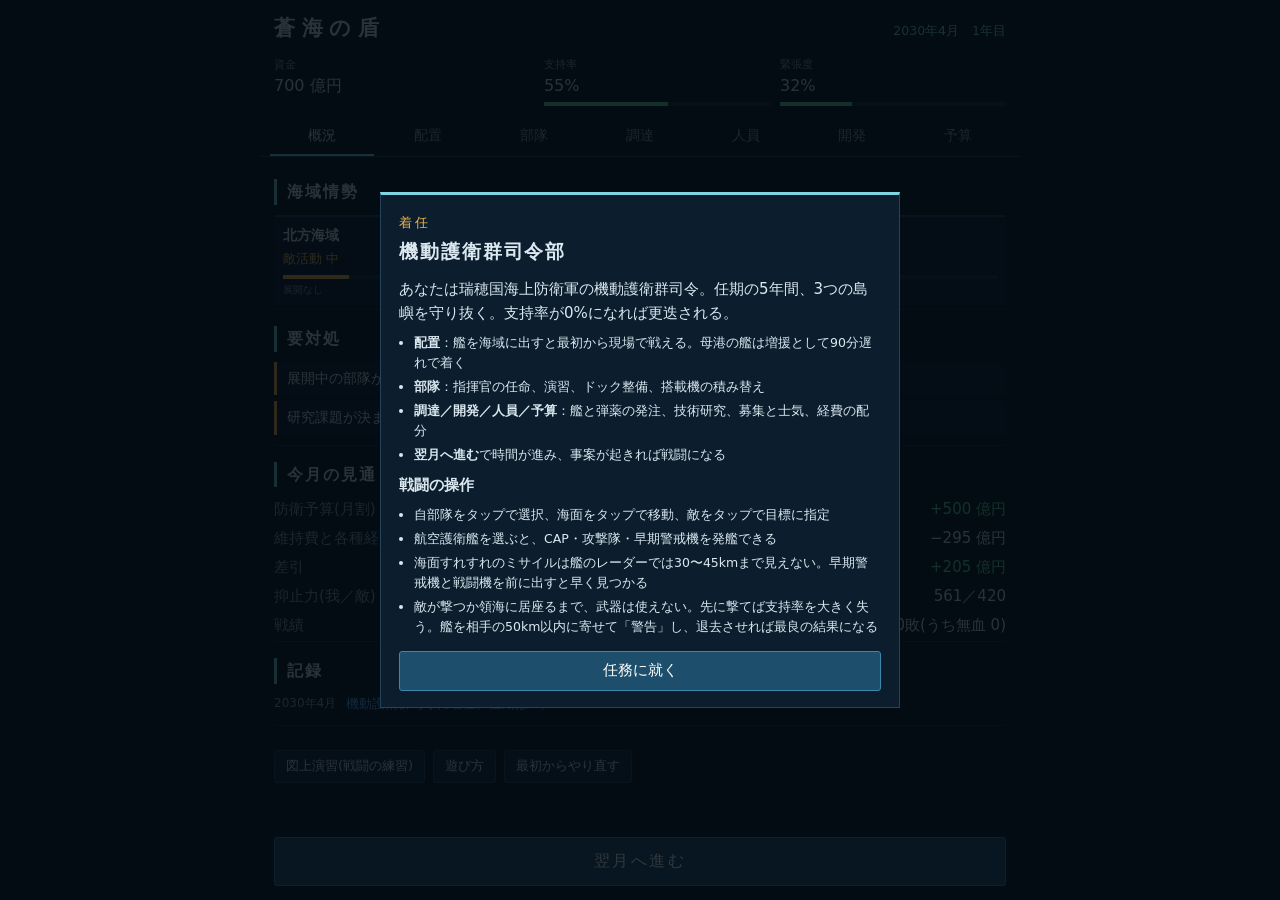
<file: src/base.html>
<!DOCTYPE html>
<html lang="ja">
<head>
<meta charset="utf-8">
<meta name="viewport" content="width=device-width,initial-scale=1,maximum-scale=1,user-scalable=no,viewport-fit=cover">
<meta name="theme-color" content="#071421">
<title>蒼海の盾 ― 機動護衛群司令部</title>
<style>
:root{
  --bg:#071421;--pn:#0c1e2e;--pn2:#12293c;--ln:#24445c;--tx:#dbe8f0;--mut:#86a0b3;
  --bl:#5fb0ff;--rd:#ff6b5e;--am:#f2b54a;--gr:#63dba0;--cy:#7fd6e2;
  --go:"Hiragino Kaku Gothic ProN","Hiragino Sans","Noto Sans JP","Yu Gothic UI","Meiryo",system-ui,sans-serif;
  --mi:"Hiragino Mincho ProN","Yu Mincho","Noto Serif JP","MS PMincho",serif;
}
*{box-sizing:border-box;-webkit-tap-highlight-color:transparent}
html,body{margin:0;height:100%;background:var(--bg);color:var(--tx);font:15px/1.6 var(--go);overscroll-behavior:none;font-variant-numeric:tabular-nums}
[hidden]{display:none!important}
button,select{font:inherit;color:inherit}
button{cursor:pointer}
button:focus-visible,select:focus-visible{outline:2px solid var(--cy);outline-offset:2px}
.r{color:var(--rd)}.g{color:var(--gr)}.am{color:var(--am)}.b{color:var(--bl)}.mut{color:var(--mut)}.sm{font-size:12.5px}
h1,h2,h3{font-family:var(--mi);font-weight:600;margin:0}

/* ---------- 司令部 ---------- */
#hq{max-width:760px;margin:0 auto;min-height:100%;display:flex;flex-direction:column}
.top{position:sticky;top:0;z-index:5;background:var(--bg);border-bottom:1px solid var(--ln);padding:12px 14px 0;padding-top:max(12px,env(safe-area-inset-top))}
.ttl{display:flex;align-items:baseline;justify-content:space-between;gap:10px}
.ttl h1{font-size:21px;letter-spacing:.32em}
.ttl span{font-size:12.5px;color:var(--cy)}
.gz{display:grid;grid-template-columns:1.15fr 1fr 1fr;gap:10px;margin-top:10px}
.gz label{display:block;font-size:11px;color:var(--mut)}
.gz span{font-size:16px}
.bar{display:block;height:4px;background:#16303f;margin-top:3px}
.bar>b{display:block;height:100%;background:var(--cy);max-width:100%}
.bar>b.g{background:var(--gr)}.bar>b.am{background:var(--am)}.bar>b.r{background:var(--rd)}.bar>b.b{background:var(--bl)}
.tabs{display:flex;gap:2px;margin:10px -14px 0;padding:0 10px;overflow-x:auto;scrollbar-width:none}
.tabs::-webkit-scrollbar{display:none}
.tabs button{flex:1 0 auto;background:none;border:0;border-bottom:2px solid transparent;padding:8px 12px;color:var(--mut);font-size:14px;white-space:nowrap}
.tabs button.on{color:var(--tx);border-bottom-color:var(--cy)}
#view{flex:1;padding:6px 14px 20px}
.sec{padding:16px 0 4px;border-bottom:1px solid #16303f}
.sec:last-child{border-bottom:0}
.sec>h2{font-size:16px;letter-spacing:.12em;margin-bottom:10px;padding-left:10px;border-left:3px solid var(--cy)}
.sec p{margin:6px 0}
.foot{position:sticky;bottom:0;background:linear-gradient(transparent,var(--bg) 30%);padding:14px 14px max(14px,env(safe-area-inset-bottom))}
.btn{background:var(--pn2);border:1px solid var(--ln);border-radius:3px;padding:9px 14px;line-height:1.3}
.btn:active{background:#1a3850}
.btn.pri{background:#1d4e6b;border-color:#3b88ad;color:#fff}
.btn.warn{border-color:var(--rd);color:#ffc2bb}
.btn.sm{padding:7px 11px;font-size:13px}
.btn:disabled{opacity:.4}
#next{width:100%;font-size:16px;padding:13px;letter-spacing:.15em}
.brow{display:flex;flex-wrap:wrap;gap:8px;margin:8px 0}
dl.kv{display:grid;grid-template-columns:1fr auto;gap:5px 14px;margin:0}
dl.kv dt{color:var(--mut)}dl.kv dd{margin:0;text-align:right}
.sgrid{display:grid;grid-template-columns:repeat(3,1fr);gap:8px}
.sbox{background:var(--pn);border-top:2px solid var(--ln);padding:8px 9px;font-size:12.5px;display:flex;flex-direction:column;gap:3px;min-width:0}
.sbox b{font-size:13.5px}
.sbox small{color:var(--mut);line-height:1.4}
.sbox.occ{border-top-color:var(--rd);background:#2a1616}
.al{padding:6px 10px;border-left:3px solid var(--ln);background:var(--pn);font-size:13.5px;color:var(--tx)}
.al.am{border-left-color:var(--am)}.al.r{border-left-color:var(--rd)}
.lg{font-size:13px;display:flex;gap:10px}
.lg span{color:var(--mut);flex:0 0 auto;font-size:12px}
.unit{background:var(--pn);border-left:3px solid var(--bl);padding:10px 12px;margin:10px 0}
.unit.away{border-left-color:var(--am)}
.uh{display:flex;align-items:baseline;gap:8px;flex-wrap:wrap}
.uh b{font-size:16px;font-family:var(--mi);letter-spacing:.08em}
.uh small{color:var(--mut)}
.uh .loc{margin-left:auto;font-size:12.5px;color:var(--cy)}
.tag{display:inline-block;font-size:11px;border:1px solid var(--ln);padding:0 5px;color:var(--cy);line-height:1.5}
.st3{display:grid;grid-template-columns:repeat(3,1fr);gap:10px;margin:8px 0 6px}
.st3 label{font-size:12px;color:var(--mut)}
.amm{font-size:12.5px;display:flex;flex-wrap:wrap;gap:4px 12px;margin:4px 0}
.urow{display:flex;align-items:center;gap:8px;margin-top:8px;font-size:13px}
.urow>label{flex:0 0 52px;color:var(--mut);font-size:12px}
.urow select{flex:1;min-width:0;background:var(--pn2);border:1px solid var(--ln);border-radius:3px;padding:6px}
.seg{display:flex;flex:1;border:1px solid var(--ln);border-radius:3px;overflow:hidden}
.seg button{flex:1;background:none;border:0;border-left:1px solid var(--ln);padding:7px 2px;font-size:12.5px;line-height:1.25}
.seg button:first-child{border-left:0}
.seg button.on{background:#1d4e6b;color:#fff}
.seg button:disabled{opacity:.3}
.seg button small{display:block;font-size:11px;color:var(--mut)}
.seg button.on small{color:#cfe6f2}
.mini{width:30px;height:28px;background:var(--pn2);border:1px solid var(--ln);border-radius:3px;padding:0}
.drow{display:flex;align-items:center;gap:10px;padding:8px 0;border-top:1px solid #16303f;font-size:13.5px}
.drow>div:first-child{flex:0 0 38%;min-width:0}
.item{padding:10px 0;border-top:1px solid #16303f}
.item p{margin:3px 0 8px}
h3.sub{font-size:14px;margin:16px 0 2px;color:var(--cy);letter-spacing:.1em}
.off{display:flex;justify-content:space-between;gap:8px;padding:8px 0;border-top:1px solid #16303f;flex-wrap:wrap}
.off .os{display:flex;gap:10px;font-size:12px;color:var(--mut)}
.off .os b{color:var(--tx);margin-left:3px;font-size:14px}
.cur{background:var(--pn);padding:10px 12px;display:grid;gap:4px}
.smap{width:100%;height:auto;display:block;margin-bottom:8px}
.smap text{font-family:var(--go)}
.smap .t1{fill:#dbe8f0;font-size:11px}.smap .t2{fill:#86a0b3;font-size:9.5px}

/* ---------- モーダル ---------- */
#modal{position:fixed;inset:0;z-index:50;background:rgba(3,10,17,.82);display:flex;align-items:center;justify-content:center;padding:16px}
.mbox{background:var(--pn);border:1px solid var(--ln);border-top:3px solid var(--cy);max-width:520px;width:100%;max-height:88vh;overflow:auto;padding:18px 18px 16px}
.mbox h2{font-size:19px;letter-spacing:.1em;margin:4px 0 10px}
.mbox p{margin:8px 0}
.mbox ul{margin:6px 0;padding-left:1.2em}.mbox li{margin:4px 0}
.alert{font-size:12.5px;letter-spacing:.2em;color:var(--am)}
.alert.r{color:var(--rd)}.alert.g{color:var(--gr)}
dl.kv2{display:grid;grid-template-columns:auto 1fr;gap:6px 14px;margin:12px 0;font-size:13.5px}
dl.kv2 dt{color:var(--mut);white-space:nowrap}dl.kv2 dd{margin:0}
.mbtn{display:flex;flex-direction:column;gap:8px;margin-top:14px}
.pol{margin-top:10px;padding:8px 10px;background:var(--pn2);font-size:14px}
#toast{position:fixed;left:50%;bottom:84px;transform:translateX(-50%);background:#16384d;border:1px solid var(--cy);padding:8px 14px;font-size:13px;z-index:60;opacity:0;transition:opacity .25s;pointer-events:none;max-width:90%;text-align:center}
#toast.show{opacity:1}

/* ---------- 戦闘 ---------- */
#bt{position:fixed;inset:0;z-index:20;display:flex;flex-direction:column;background:#040d16}
.btop{display:flex;align-items:center;gap:6px;padding:6px 8px;padding-top:max(6px,env(safe-area-inset-top));background:var(--bg);border-bottom:1px solid var(--ln);flex-wrap:wrap}
.bclk{font-size:13px;color:var(--cy)}
.roe{font-size:11.5px;padding:2px 8px;border:1px solid;white-space:nowrap}
.roe.hold{color:var(--bl)}.roe.auth{color:var(--am)}.roe.hot{color:var(--rd);background:#34110f}.roe.wd{color:var(--gr)}
.spd{display:flex;margin-left:auto;border:1px solid var(--ln);border-radius:3px;overflow:hidden}
.spd button{background:none;border:0;border-left:1px solid var(--ln);padding:6px 0;font-size:12px;width:32px}
.spd button:first-child{border-left:0}
.spd button.on{background:var(--cy);color:#06222a}
.bmap{position:relative;flex:1;min-height:0}
#cv{position:absolute;inset:0;width:100%;height:100%;touch-action:none;display:block}
.ban{position:absolute;left:50%;top:12px;transform:translateX(-50%);padding:6px 16px;border:1px solid var(--cy);background:rgba(6,19,32,.92);font-family:var(--mi);font-size:14px;letter-spacing:.14em;opacity:0;transition:opacity .3s;pointer-events:none;white-space:nowrap;max-width:94%;overflow:hidden;text-overflow:ellipsis}
.ban.show{opacity:1}
.ban.r{border-color:var(--rd);color:var(--rd)}.ban.am{border-color:var(--am);color:var(--am)}.ban.g{border-color:var(--gr);color:var(--gr)}
.zoom{position:absolute;right:8px;bottom:8px;display:flex;flex-direction:column;gap:6px}
.zoom button{width:38px;height:38px;border-radius:3px;border:1px solid var(--ln);background:rgba(7,20,33,.85);font-size:17px}
.bobj{position:absolute;left:8px;bottom:8px;font-size:11.5px;color:var(--tx);background:rgba(6,19,32,.85);padding:4px 8px;max-width:calc(100% - 64px);border-left:2px solid var(--cy)}
.bpan{background:var(--bg);border-top:1px solid var(--ln);padding:7px 8px}
#bstat{font-size:12.5px;min-height:38px;line-height:1.5}
#bact{display:flex;flex-wrap:wrap;gap:6px;margin-top:6px;min-height:38px}
#bact button{background:var(--pn2);border:1px solid var(--ln);border-radius:3px;padding:8px 10px;font-size:13px;line-height:1.2}
#bact button.atk{border-color:var(--rd);color:#ffc2bb}
#bact button.am{border-color:var(--am);color:#ffe0a6}
#bact button.g{border-color:var(--gr);color:#c6f5dd}
#bact button:disabled{opacity:.35}
.blog{height:70px;overflow:auto;background:#050f19;border-top:1px solid var(--ln);padding:4px 8px max(4px,env(safe-area-inset-bottom));font-size:12px;line-height:1.55}
.blog span{color:var(--mut);margin-right:8px}
@media (min-width:900px){.blog{height:110px}}
@media (prefers-reduced-motion:reduce){*{transition:none!important}}
</style>
</head>
<body>

<div id="hq">
  <header class="top">
    <div class="ttl"><h1>蒼海の盾</h1><span id="date"></span></div>
    <div class="gz">
      <div><label>資金</label><span id="gf"></span></div>
      <div><label>支持率</label><span id="gs"></span><i class="bar"><b id="gsb" class="g"></b></i></div>
      <div><label>緊張度</label><span id="gt"></span><i class="bar"><b id="gtb" class="am"></b></i></div>
    </div>
    <nav class="tabs" id="tabs">
      <button data-t="home">概況</button><button data-t="deploy">配置</button><button data-t="units">部隊</button><button data-t="shop">調達</button><button data-t="pers">人員</button><button data-t="rd">開発</button><button data-t="bud">予算</button>
    </nav>
  </header>
  <main id="view"></main>
  <footer class="foot"><button id="next" class="btn pri">翌月へ進む</button></footer>
</div>

<div id="bt" hidden>
  <div class="btop">
    <span class="bclk" id="bclk">T+00:00</span>
    <span class="roe hold" id="broe"></span>
    <div class="spd" id="bspd"><button data-s="0">Ⅱ</button><button data-s="1">×1</button><button data-s="2">×2</button><button data-s="4">×4</button><button data-s="8">×8</button><button data-s="16">×16</button></div>
    <button class="btn sm" id="bquit">撤退</button>
  </div>
  <div class="bmap" id="bmap">
    <canvas id="cv"></canvas>
    <div class="ban" id="bban"></div>
    <div class="bobj" id="bobj"></div>
    <div class="zoom"><button data-z="1" aria-label="拡大">＋</button><button data-z="-1" aria-label="縮小">－</button><button data-z="0" aria-label="全体表示">◎</button></div>
  </div>
  <div class="bpan"><div id="bstat"></div><div id="bact"></div></div>
  <div class="blog" id="blog"></div>
</div>

<div id="modal" hidden><div class="mbox" id="mbox"></div></div>
<div id="toast"></div>

<script>
'use strict';
/* ================= 共通 ================= */
const $=s=>document.querySelector(s);
const R=(a,b)=>a+Math.random()*(b-a),RI=(a,b)=>Math.floor(R(a,b+1)),clamp=(v,a,b)=>Math.max(a,Math.min(b,v)),pick=a=>a[Math.floor(Math.random()*a.length)];
const dist=(a,b)=>Math.hypot(a.x-b.x,a.y-b.y);
const norm=(x,y)=>{const l=Math.hypot(x,y)||1;return{x:x/l,y:y/l};};
const nearest=(a,l)=>{let b=null,bd=1e9;for(const x of l){const d=dist(a,x);if(d<bd){bd=d;b=x;}}return b;};
const sg=n=>(n>0?'+':n<0?'−':'±')+Math.abs(n);
const SAVE='soukai_no_tate_v1';

/* ================= データ ================= */
const SECT=['母港','北方海域','中部海域','南嶺海域'],ISL=['演習島','雪見島','中之瀬島','南嶺本島'];
const LV=['停止','低','標準','高','最大'];
const BUD={
  train:{n:'訓練費',c:[0,20,40,70,110],d:'練度の伸びを決める。演習の効果もここで変わる。'},
  maint:{n:'整備費',c:[0,20,40,70,110],d:'母港での整備度の回復と、展開中の消耗の抑制。'},
  rd:{n:'研究開発費',c:[0,30,60,100,150],d:'毎月の研究ポイント(RP)になる。'},
  pers:{n:'人件・募集費',c:[0,15,30,50,80],d:'入隊者数、離職率、士気に効く。'}
};
const RP=[0,25,50,85,130];
// 自軍の艦種。距離はkm、速度はkm/分
const PT={
  cvl:{n:'航空護衛艦',s:'CVL',cat:'ship',hp:220,spd:.85,dA:260,dS:42,dM:30,so:8,sam:16,samR:15,samPk:.6,samRate:.35,ciws:.5,ecm:.25,aam:40,aasm:16,crew:500,cost:3200,up:30,build:24,val:120,d:'戦闘機と早期警戒機を運用する艦隊の中核'},
  ddg:{n:'ミサイル護衛艦',s:'DDG',cat:'ship',hp:140,spd:.9,dA:450,dS:42,dM:45,so:15,sam:60,samR:150,samPk:.72,samRate:.2,ciws:.5,ecm:.3,asm:8,asmR:150,asmDmg:55,torp:6,torpR:20,crew:300,cost:1800,up:18,build:18,val:100,d:'広域防空の要。SAMを60発積む'},
  dd:{n:'汎用護衛艦',s:'DD',cat:'ship',hp:110,spd:.9,dA:250,dS:90,dM:36,so:30,sam:24,samR:50,samPk:.65,samRate:.3,ciws:.5,ecm:.25,asm:8,asmR:150,asmDmg:55,torp:8,torpR:20,crew:200,cost:800,up:10,build:12,val:60,d:'哨戒ヘリを積み、対潜と対水上の探知に優れる'},
  ffm:{n:'多機能護衛艦',s:'FFM',cat:'ship',hp:80,spd:.9,dA:180,dS:70,dM:30,so:22,sam:12,samR:12,samPk:.6,samRate:.35,ciws:.5,ecm:.25,asm:8,asmR:150,asmDmg:55,torp:4,torpR:15,crew:90,cost:500,up:6,build:9,val:40,d:'省人化された小型艦。数を揃えやすい'},
  ss:{n:'潜水艦',s:'SS',cat:'sub',hp:70,spd:.6,dA:0,dS:35,dM:0,so:50,asm:4,asmR:120,asmDmg:55,torp:12,torpR:25,crew:70,cost:700,up:7,build:14,val:55,d:'探知されにくい。長魚雷は一撃が重い'}
};
const ET={
  eddg:{n:'ミサイル駆逐艦',s:'DDG',cat:'ship',hp:130,spd:.9,dA:350,dS:42,dM:35,so:12,sam:40,samR:100,samPk:.6,samRate:.3,ciws:.42,ecm:.2,asm:8,asmR:180,asmDmg:55,torp:4,torpR:12,val:90},
  eff:{n:'フリゲート',s:'FF',cat:'ship',hp:80,spd:.9,dA:180,dS:65,dM:30,so:20,sam:16,samR:40,samPk:.5,samRate:.35,ciws:.4,ecm:.15,asm:8,asmR:150,asmDmg:45,torp:4,torpR:12,val:50},
  elst:{n:'揚陸艦',s:'LST',cat:'ship',hp:130,spd:.65,dA:100,dS:35,dM:22,so:0,sam:8,samR:8,samPk:.4,samRate:.5,ciws:.3,ecm:.1,val:70},
  ecv:{n:'空母',s:'CV',cat:'ship',hp:260,spd:.85,dA:260,dS:42,dM:30,so:8,sam:16,samR:12,samPk:.5,samRate:.4,ciws:.45,ecm:.2,val:150,air:6},
  ess:{n:'潜水艦',s:'SS',cat:'sub',hp:60,spd:.5,dA:0,dS:30,dM:0,so:45,torp:8,torpR:18,val:50},
  ebmr:{n:'爆撃機編隊',s:'BMR',cat:'air',ac:2,spd:13,dA:120,dS:220,dM:60,asm:6,asmR:200,asmDmg:55,val:50},
  eftr:{n:'戦闘機編隊',s:'FTR',cat:'air',ac:2,spd:15,dA:140,dS:150,dM:60,aam:8,aamR:80,aamPk:.5,val:50}
};
const TECH=[
  {k:'sam2',n:'改良型艦対空ミサイル',c:260,d:'全艦のSAM命中率 +8%'},
  {k:'ecm',n:'電子戦システム改良',c:220,d:'電子妨害(ソフトキル)の成功率 +10%'},
  {k:'sonar',n:'新型可変深度ソナー',c:240,d:'全艦のソナー探知距離 +40%'},
  {k:'uav',n:'艦載無人偵察機',c:280,d:'水上艦の対水上探知距離 +40km'},
  {k:'cec',n:'共同交戦能力(CEC)',c:420,d:'味方の誰かが捉えたミサイルを、全艦がSAM射程いっぱいで迎撃できる',req:'sam2'},
  {k:'asm2',n:'長射程対艦ミサイル',c:380,d:'対艦ミサイルの射程 ×1.8、威力 +20%'},
  {k:'laser',n:'高出力レーザーCIWS',c:460,d:'近接防御の撃墜率 +15%',req:'ecm'},
  {k:'ftr2',n:'戦闘機能力向上改修',c:340,d:'空対空ミサイルの命中率 +10%、射程 +30km'},
  {k:'stealth',n:'艦艇ステルス改修',c:400,d:'敵が我が水上艦を探知できる距離 −20%'},
  {k:'sat',n:'衛星・OTH監視網連接',c:360,d:'事案の敵情が正確になる。戦闘開始から30分間、敵水上艦を常に把握'},
  {k:'cvl2',n:'飛行甲板改修',c:300,d:'航空護衛艦の戦闘機搭載数 10 → 14'},
  {k:'rail',n:'艦載レールガン',c:560,d:'ミサイル護衛艦に終末迎撃をもう一段追加(撃墜率30%)',req:'laser'}
];
const SHOPX={
  ftr:{kind:'air',n:'艦上戦闘機 ×2機',cost:260,build:6,q:2,d:'予備機に加わる。「部隊」で航空護衛艦に搭載する'},
  aew:{kind:'air',n:'早期警戒機 ×1機',cost:320,build:8,q:1,d:'広域レーダー。海面すれすれのミサイルを遠くで見つける'},
  sam:{kind:'ammo',n:'艦対空ミサイル ×16',cost:48,build:2,q:16,d:'全艦共通のSAM'},
  asm:{kind:'ammo',n:'対艦ミサイル ×8',cost:32,build:2,q:8,d:'艦載(SSM)と航空機用(ASM)で共用'},
  aam:{kind:'ammo',n:'空対空ミサイル ×16',cost:24,build:2,q:16,d:'戦闘機が使う'},
  torp:{kind:'ammo',n:'魚雷・対潜弾 ×8',cost:24,build:2,q:8,d:'潜水艦の長魚雷と水上艦の対潜弾'}
};
const NAMES={
  cvl:['ずいほう','しょうほう','りゅうほう','ちとせ'],
  ddg:['ほたか','つるぎ','あさま','たてしな','いしづち','くじゅう'],
  dd:['あさなぎ','はやかぜ','ゆうなぎ','おきかぜ','しおかぜ','たちかぜ','ほかぜ','なみかぜ'],
  ffm:['ちくま','とね','きぬ','なか','すずや','いすず'],
  ss:['らいげい','そうげい','こくげい','ごうげい','せいげい','ちょうげい']
};
const ONAME=['真壁','氷室','日下部','榊','東雲','鷹野','九条','御厨','柊','葛城','早瀬','鳴海','不破','神代','相馬','久遠','常盤','月岡'];
const ON={atk:'攻撃',def:'防空',asw:'対潜',cool:'沈着'};
const STK={sam:'sam',asm:'asm',torp:'torp',aam:'aam',aasm:'asm'};
const AMN={sam:'SAM',asm:'SSM',torp:'魚雷',aam:'AAM',aasm:'ASM'};
const SCN={
  intrusion:{n:'領海侵入事案',d:i=>`国籍不明の艦艇群が${ISL[i.sector]}の領海へ向けて航行している。監視と警告で退去させよ。こちらから先に撃てば、政治的な代償はきわめて大きい。`,o:'50km以内に寄せて警告し、退去させる(敵が撃つまで武器は使えない)'},
  airraid:{n:'航空攻撃の兆候',d:i=>`${SECT[i.sector]}の我が部隊へ向かう爆撃機編隊を探知した。対艦ミサイル攻撃の公算が高い。敵が発射するまで手は出せない。艦隊防空を固めよ。`,o:'ミサイル攻撃を凌ぎ、艦隊を守る'},
  landing:{n:'島嶼侵攻',d:i=>`揚陸艦を伴う侵攻部隊が${ISL[i.sector]}へ向かっている。防衛出動が発令された。上陸を阻止せよ。`,o:'揚陸艦を島に到達させない'},
  retake:{n:'島嶼奪還作戦',d:i=>`${ISL[i.sector]}の周辺に居座る敵艦隊を排除し、島を取り戻す。`,o:'島の周辺から敵艦隊を排除する'}
};

/* ================= 状態 ================= */
let S=null;const ui={tab:'home'};
function save(){try{localStorage.setItem(SAVE,JSON.stringify(S));}catch(e){}}
function load(){try{const s=localStorage.getItem(SAVE);if(s){const o=JSON.parse(s);if(o&&o.v===1)return o;}}catch(e){}return null;}
const U=id=>S.units.find(u=>u.id===id);
const tech=k=>!!S.tech.done[k];
function dateStr(m){const a=m+3;return `${2030+Math.floor(a/12)}年${a%12+1}月`;}
function hlog(msg,c){S.log.unshift({m:S.month,msg,c:c||''});if(S.log.length>50)S.log.pop();}
function ftrCap(){return tech('cvl2')?14:10;}
function cap(u){const t=PT[u.type];return{sam:t.sam||0,asm:t.asm||0,torp:t.torp||0,aam:t.aam||0,aasm:t.aasm||0};}
function reqPers(){return S.units.reduce((a,u)=>a+PT[u.type].crew+((u.ftr||0)+(u.aew||0))*15,0)+(S.pool.ftr+S.pool.aew)*8+300;}
function fill(){return S.pers.total/Math.max(1,reqPers());}
function unitQ(u){return (0.6+0.4*u.tr/100)*(u.rd<30?.8:u.rd<50?.9:1)*(.9+.1*S.pers.morale/100)*(.7+.3*clamp(fill(),.5,1));}
function upkeep(){return S.units.reduce((a,u)=>a+PT[u.type].up+(u.mode==='drill'?8:0)+(u.ftr||0)*2+(u.aew||0)*3,0)+S.pool.ftr+S.pool.aew;}
function monthCost(){return upkeep()+Object.keys(BUD).reduce((a,k)=>a+BUD[k].c[S.bud[k]],0);}
function income(){return Math.round(S.budget/12);}
function reserve(){return S.units.filter(u=>u.sector===0&&u.mode==='normal');}
function fleetPower(us){return (us||S.units).filter(u=>u.mode!=='dock').reduce((a,u)=>a+PT[u.type].val*unitQ(u)*(u.hp/100)+(u.ftr||0)*8+(u.aew||0)*12,0);}
function enemyPower(){return 420+S.month*10;}
function thr(i){const s=S.sectors[i],v=s.est==null?s.threat:s.est;return v<30?{t:'低',c:'g',v}:v<55?{t:'中',c:'am',v}:v<75?{t:'高',c:'r',v}:{t:'極めて高',c:'r',v};}

function addUnit(type,o){o=o||{};const free=NAMES[type].filter(n=>!S.used.includes(n));const name=free.length?free[0]:NAMES[type][0]+(S.used.length+1);S.used.push(name);
  const u={id:++S.uid,type,name,sector:0,mode:'normal',tr:o.tr==null?RI(58,72):o.tr,rd:o.rd==null?RI(80,92):o.rd,hp:100,cmd:null,ftr:o.ftr||0,aew:o.aew||0,load:{}};
  const c=cap(u);for(const k in c)u.load[k]=c[k];S.units.push(u);return u;}
function addOfficer(){const used=S.officers.map(o=>o.name),free=ONAME.filter(n=>!used.includes(n));
  const o={id:++S.oid,name:free.length?pick(free):pick(ONAME)+RI(2,9),rank:pick(['一佐','一佐','二佐']),atk:RI(3,8),def:RI(3,8),asw:RI(3,8),cool:RI(3,8),exp:0};S.officers.push(o);return o;}
function newGame(){
  S={v:1,month:0,funds:700,budget:6000,support:55,tension:32,bud:{train:2,maint:2,rd:2,pers:2},units:[],used:[],pool:{ftr:0,aew:0},
    stock:{sam:48,asm:24,aam:32,torp:16},orders:[],pers:{total:0,morale:62,pipe:[]},officers:[],tech:{done:{},cur:null,prog:0},
    sectors:[null,{threat:30,held:true,est:30},{threat:38,held:true,est:38},{threat:52,held:true,est:52}],
    log:[],stats:{wins:0,loss:0,eSunk:0,pSunk:0,blood0:0},uid:0,oid:0,pending:null,over:null,restM:-1};
  addUnit('cvl',{ftr:8,aew:1});addUnit('ddg');addUnit('ddg');addUnit('dd');addUnit('dd');addUnit('ffm');addUnit('ss');addUnit('ss');
  for(let i=0;i<6;i++){const o=addOfficer();S.units[i].cmd=o.id;}
  S.pers.total=Math.round(reqPers()*.96);
  hlog('機動護衛群司令に着任。任期は5年','b');
}

/* ================= 月の進行 ================= */
function reload(){const order=[...S.units].sort((a,b)=>a.sector-b.sector);let short=false;
  for(const u of order){const c=cap(u);for(const k in c){const need=c[k]-(u.load[k]||0);if(need>0){const give=Math.min(need,S.stock[STK[k]]);u.load[k]=(u.load[k]||0)+give;S.stock[STK[k]]-=give;if(give<need)short=true;}}}
  return short;}
function deliver(o,rep){
  if(o.kind==='unit'){const u=addUnit(o.k);rep.push([`就役：${PT[o.k].n}「${u.name}」(母港)`,'g']);}
  else if(o.kind==='air'){S.pool[o.k]+=o.q;rep.push([`納入：${o.n}(予備機へ)`,'g']);}
  else if(o.kind==='ammo'){S.stock[o.k]+=o.q;rep.push([`納入：${o.n}`,'']);}
  else if(o.kind==='officer'){const of=addOfficer();rep.push([`幹部課程修了：${of.name}${of.rank}が着任`,'g']);}
}
function nextMonth(){
  if(S.over||mq.length)return;
  if(S.pending){showIncident();return;}
  S.month++;const rep=[];
  S.funds+=income()-monthCost();
  const tb=S.bud.train,mb=S.bud.maint;
  for(const u of S.units){
    if(u.mode==='dock'){u.rd=Math.min(100,u.rd+35);u.hp=Math.min(100,u.hp+34);u.tr=Math.max(0,u.tr-1);if(u.rd>=100&&u.hp>=100){u.mode='normal';rep.push([`${u.name}：ドック整備を完了`,'g']);}}
    else if(u.mode==='drill'){u.tr=Math.min(100,u.tr+[1,2,4,6,8][tb]);u.rd=Math.max(0,u.rd-4);}
    else if(u.sector>0){u.rd=Math.max(0,u.rd-[7,6,5,4,3][mb]);u.tr=Math.min(100,u.tr+.5);}
    else{u.rd=Math.min(100,u.rd+[0,3,7,11,15][mb]);u.tr=clamp(u.tr+[-2,-.5,.5,1.5,2.5][tb],0,100);}
  }
  // 人員
  const P=S.pers,lv=S.bud.pers,dep=S.units.filter(u=>u.sector>0).length/Math.max(1,S.units.length),f0=fill();
  P.morale=clamp(P.morale+[-2,-1,0,.8,1.6][lv]+(dep>.7?-1.2:dep<.4?.5:0)+(f0<.85?-1.5:0)+(60-P.morale)*.03,5,100);
  P.total-=Math.round(P.total*clamp(.007+(55-P.morale)*.0002-[-.003,-.0015,0,.0015,.003][lv],.002,.03));
  P.pipe.push({n:Math.round([0,6,12,20,32][lv]*(.6+S.support/125)),due:S.month+3});
  P.pipe=P.pipe.filter(p=>{if(S.month>=p.due){P.total+=p.n;return false;}return true;});
  if(f0>=.85&&fill()<.85)rep.push(['人員充足率が85%を割った','am']);
  // 研究
  if(S.tech.cur){S.tech.prog+=RP[S.bud.rd];const t=TECH.find(x=>x.k===S.tech.cur);if(S.tech.prog>=t.c){S.tech.done[t.k]=1;S.tech.cur=null;S.tech.prog=0;rep.push([`研究完了：${t.n}`,'g']);}}
  // 納入・補給
  S.orders=S.orders.filter(o=>{if(S.month<o.due)return true;deliver(o,rep);return false;});
  if(reload())rep.push(['弾薬の在庫が足りず、定数割れの艦がある','am']);
  // 情勢
  const det=fleetPower()/enemyPower();let unc=0,occ=0;
  for(let i=1;i<=3;i++){const s=S.sectors[i];if(!s.held){occ++;continue;}const pw=fleetPower(S.units.filter(u=>u.sector===i&&u.mode==='normal'));
    s.threat=clamp(s.threat+R(-7,7)+(S.tension-40)*.06+(pw>=150?-3:pw>0?-1:3)+(i===3?.8:0),5,100);if(s.threat>50&&!pw)unc++;
    s.est=clamp(s.threat+(tech('sat')?0:R(-12,12)),0,100);}
  S.tension=clamp(S.tension+.8+R(-1.5,1.5)-clamp((det-1)*4,-3,2.5)+unc*.8,0,100);
  S.support=clamp(S.support+(50-S.support)*.04-occ-(S.funds<-300?2:S.funds<0?1:0),0,100);
  // 年度替わり
  if(S.month%12===0){const old=S.budget;S.budget=Math.round((5200+S.tension*22+(S.support-50)*25+S.stats.wins*30)/10)*10;const of=addOfficer();
    hlog(`新年度予算 ${S.budget.toLocaleString()}億円`,'b');
    modal(`<div class="alert">${dateStr(S.month)}　年度替わり</div><h2>新年度の防衛予算</h2><dl class="kv2"><dt>前年度</dt><dd>${old.toLocaleString()} 億円</dd><dt>今年度</dt><dd><b class="${S.budget>=old?'g':'r'}">${S.budget.toLocaleString()} 億円</b>(月 ${income()} 億円)</dd><dt>新任幹部</dt><dd>${of.name}${of.rank}が着任</dd></dl><p class="sm mut">予算は緊張度と支持率、これまでの戦績で決まる。</p><div class="mbtn"><button class="btn pri" data-m="ok">確認</button></div>`);}
  for(const r of rep)hlog(r[0],r[1]);
  checkOver();
  if(!S.over)S.pending=rollIncident();
  save();render();
  if(S.over)showOver();else if(S.pending)showIncident();else if(rep.length)toast(rep[0][0]+(rep.length>1?`　ほか${rep.length-1}件`:''));
}
function checkOver(){if(S.over)return;const occ=[1,2,3].filter(i=>!S.sectors[i].held).length;
  if(S.support<=0)S.over={k:'fired',t:'更迭',d:'国民と政府の信任を失い、司令の任を解かれた。'};
  else if(occ>=3)S.over={k:'lost',t:'敗北',d:'すべての島嶼が占領された。'};
  else if(!S.units.length)S.over={k:'lost',t:'艦隊壊滅',d:'指揮すべき艦が残っていない。'};
  else if(S.month>=60)S.over={k:'end',t:'任期満了',d:'5年の任期を全うした。'};
  else if(S.tension<=0&&S.month>12)S.over={k:'peace',t:'緊張緩和',d:'抑止が機能し、両国は海上連絡メカニズムの運用に合意した。'};}
function genForce(type,L){const r=x=>Math.max(0,Math.round(x));
  if(type==='intrusion')return{eff:Math.max(1,r(.8+L*.6)),eddg:r(L*.45-.3),ess:Math.random()<.25*L?1:0};
  if(type==='airraid')return{ebmr:Math.max(1,r(.6+L*.8)),eftr:r(L*.6-.3),eff:1,eddg:r(L*.4-.3)};
  if(type==='landing')return{elst:L>2.6?2:1,eddg:Math.max(1,r(L*.5)),eff:Math.max(1,r(L*.7)),ess:r(L*.4),ebmr:r(L*.6),eftr:r(L*.6),ecv:L>3?1:0};
  return{eddg:Math.max(1,r(L*.5)),eff:Math.max(1,r(L*.8)),ess:1,eftr:r(L*.5)};}
function intelStr(f){const ex=tech('sat'),n=k=>f[k]||0,rng=x=>ex?`${x}`:x<=0?'0〜1':`${Math.max(1,x-1)}〜${x+1}`;
  return `水上艦 ${rng(n('eff')+n('eddg')+n('elst')+n('ecv'))}隻、航空機 ${rng(n('ebmr')+n('eftr'))}編隊、潜水艦 ${ex?n('ess')+'隻':'不明'}`;}
function mkIncident(i,type){const T=S.tension,L=1+S.month/30+T/100;
  if(!type){const r=Math.random();type=T<40?(r<.8?'intrusion':'airraid'):T<65?(r<.45?'intrusion':r<.85?'airraid':'landing'):(r<.2?'intrusion':r<.6?'airraid':'landing');
    if(S.stats.wins+S.stats.loss===0)type='intrusion';}
  const force=genForce(type,L);return{sector:i,type,L,force,intel:intelStr(force)};}
function rollIncident(){if(S.month<2)return null;
  for(const i of [1,2,3].sort(()=>Math.random()-.5)){const s=S.sectors[i];if(!s.held)continue;if(Math.random()<clamp(.04+(s.threat/100)*(.15+S.tension/250),0,.6))return mkIncident(i);}
  return null;}
function sink(su){S.units=S.units.filter(u=>u!==su);S.pers.total-=Math.round(PT[su.type].crew*R(.3,.7));S.stats.pSunk++;S.pers.morale=Math.max(5,S.pers.morale-5);
  if(su.cmd&&Math.random()<.4){const o=S.officers.find(x=>x.id===su.cmd);if(o){S.officers=S.officers.filter(x=>x!==o);hlog(`${o.name}${o.rank}、艦と運命を共にする`,'r');}}}
function settle(o,inc){let dS=0,dT=0;const sec=inc.sector>0?S.sectors[inc.sector]:null,L=[];
  dS-=o.pS*4;
  if(o.res==='win'){S.stats.wins++;
    if(o.bloodless){dS+=7;dT-=6;S.stats.blood0++;L.push('一発も撃たずに事態を収めた。国内外の評価は高い');}
    else{dS+=4+Math.min(4,o.eS);dT+=o.eS*1.5-3;}
    if(o.pursuitK){dT+=o.pursuitK*3;dS-=o.pursuitK;L.push('撤退中の敵への追撃が、緊張をさらに高めた');}
    if(inc.type==='retake'&&sec){sec.held=true;sec.threat=35;dS+=8;L.push(`${ISL[inc.sector]}を奪還した`);}
    else if(sec)sec.threat=Math.max(5,sec.threat-18);
  }else if(o.res==='draw'){dS-=4;dT+=1;if(sec)sec.threat=Math.min(100,sec.threat+8);L.push('敵は領海内で示威を続けたのち引き揚げた。侵入を許したとの批判が出た');
  }else{S.stats.loss++;dS-=8;dT+=4;
    if(sec&&inc.type!=='retake'&&(o.occupied||inc.type==='landing')){sec.held=false;dS-=6;L.push(`${ISL[inc.sector]}が占領された`);}
    else if(sec&&inc.type!=='retake'){sec.threat=Math.min(100,sec.threat+10);L.push('敵の既成事実化が一歩進んだ');}}
  if(o.pre){dS-=15;dT+=15;L.push('先制攻撃に国内外から非難が集中した');}
  S.stats.eSunk+=o.eS;dS=Math.round(dS);dT=Math.round(dT);
  S.support=clamp(S.support+dS,0,100);S.tension=clamp(S.tension+dT,0,100);return{dS,dT,L};}
function afterInc(html){S.pending=null;checkOver();save();render();modal(html+`<div class="mbtn"><button class="btn pri" data-m="ok">確認</button></div>`,{ok:()=>{closeModal();if(S.over)showOver();}});}
function ignoreInc(inc){const sec=S.sectors[inc.sector];let dS=-6,dT=2;const L=[];
  if(inc.type==='landing'){sec.held=false;dS-=10;dT=6;L.push(`${ISL[inc.sector]}が抵抗を受けずに占領された`);}else{sec.threat=clamp(sec.threat+12,0,100);L.push('敵の既成事実化が進んだ');}
  S.support=clamp(S.support+dS,0,100);S.tension=clamp(S.tension+dT,0,100);S.stats.loss++;hlog(`${SECT[inc.sector]}：${SCN[inc.type].n}に対処せず`,'r');
  afterInc(`<div class="alert r">静観</div><h2>${SECT[inc.sector]}</h2>${L.map(l=>`<p>${l}。</p>`).join('')}<div class="pol">支持率 ${sg(dS)}　緊張度 ${sg(dT)}</div>`);}
function autoResolve(inc){
  const loc=S.units.filter(u=>u.sector===inc.sector&&u.mode!=='dock'),rn=reserve(),us=loc.concat(rn);let ep=0;for(const k in inc.force)ep+=ET[k].val*inc.force[k];
  const r=(fleetPower(loc)+fleetPower(rn)*.5)/Math.max(1,ep),win=Math.random()<clamp(.15+.4*r,.05,.93),hot=inc.type!=='intrusion'||Math.random()<S.tension/120;
  let pS=0,eS=0;const lost=[];
  if(hot){for(const u of us){u.hp-=R(0,(win?35:80)/Math.max(.5,r))*(rn.includes(u)?.4:1);for(const k in u.load)u.load[k]=Math.round(u.load[k]*R(.3,.8));if(u.ftr)u.ftr=Math.max(0,u.ftr-RI(0,win?1:3));
      if(u.hp<=0){sink(u);pS++;lost.push(u.name);}else{u.hp=Math.round(u.hp);u.tr=Math.min(100,u.tr+3);u.rd=Math.max(0,u.rd-6);}}
    eS=win?RI(1,Math.max(1,Math.round(ep/80))):RI(0,1);}
  const o={res:win?'win':'lose',bloodless:win&&!hot,eS,pS,occupied:!win&&inc.type==='landing'},pol=settle(o,inc);
  hlog(`${SECT[inc.sector]}：${SCN[inc.type].n} ― ${win?'現場部隊が対処に成功':'現場部隊は対処に失敗'}`,win?'g':'r');
  afterInc(`<div class="alert ${win?'g':'r'}">${win?'対処成功':'対処失敗'}</div><h2>${SECT[inc.sector]}　${SCN[inc.type].n}</h2><dl class="kv2"><dt>敵の損害</dt><dd>撃沈 ${eS}隻</dd><dt>我が損害</dt><dd>${pS?`沈没 ${pS}隻(${lost.join('、')})`:hot?'沈没なし。損傷艦は「部隊」で確認':'なし'}</dd></dl>${pol.L.map(l=>`<p class="sm">${l}。</p>`).join('')}<div class="pol">支持率 ${sg(pol.dS)}　緊張度 ${sg(pol.dT)}</div>`);}

/* ================= 司令部の画面 ================= */
const bar=(v,c)=>`<i class="bar"><b class="${c||''}" style="width:${clamp(v,0,100)}%"></b></i>`;
function alerts(){const a=[];
  if(!S.units.some(u=>u.sector>0))a.push(['展開中の部隊がない。事案には母港からの増援だけで当たることになる','am']);
  for(let i=1;i<=3;i++){const s=S.sectors[i],here=S.units.some(u=>u.sector===i);if(!s.held)a.push([`${ISL[i]}が占領下にある。「概況」から奪還作戦を発動できる`,'r']);else if(thr(i).v>=55&&!here)a.push([`${SECT[i]}：敵の活動が活発だが、展開部隊がない`,'am']);}
  const low=S.units.filter(u=>u.rd<40&&u.mode!=='dock');if(low.length)a.push([`整備度が低い：${low.map(u=>u.name).join('、')}`,'am']);
  const dmg=S.units.filter(u=>u.hp<70&&u.mode!=='dock');if(dmg.length)a.push([`損傷艦：${dmg.map(u=>u.name).join('、')}(ドック整備で修理)`,'r']);
  if(S.units.some(u=>{const c=cap(u);return Object.keys(c).some(k=>(u.load[k]||0)<c[k]);}))a.push(['弾薬が定数に足りない艦がある。「調達」で補充を','am']);
  if(fill()<.9)a.push([`人員充足率 ${Math.round(fill()*100)}%`,'am']);
  if(!S.tech.cur&&TECH.some(t=>!S.tech.done[t.k]))a.push(['研究課題が決まっていない','am']);
  if(S.funds<0)a.push(['資金が赤字。続くと支持率が下がる','r']);
  if(S.units.some(u=>!u.cmd)&&S.officers.some(o=>!S.units.some(u=>u.cmd===o.id)))a.push(['指揮官を任命していない艦がある','']);
  return a;}
function mapSVG(){const pos=[null,[176,34],[204,92],[164,150]];
  let s=`<svg viewBox="0 0 320 180" class="smap" role="img" aria-label="作戦海域の略図"><rect width="320" height="180" fill="#081a2a"/><path d="M0,58 Q62,40 92,84 T72,180 L0,180Z" fill="#2c4a37" stroke="#5c8c6b"/><text x="12" y="128" class="t1">本土</text><text x="12" y="143" class="t2">母港 ${S.units.filter(u=>u.sector===0).length}隻</text>`;
  for(let i=1;i<=3;i++){const sec=S.sectors[i],x=pos[i][0],y=pos[i][1],lv=thr(i),n=S.units.filter(u=>u.sector===i).length,col=!sec.held||lv.c==='r'?'#ff6b5e':lv.c==='am'?'#f2b54a':'#63dba0';
    s+=`<circle cx="${x}" cy="${y}" r="26" fill="${col}" fill-opacity=".1" stroke="${col}" stroke-opacity=".6" stroke-dasharray="3 3"/><circle cx="${x}" cy="${y}" r="4" fill="${sec.held?'#5c8c6b':'#a8584e'}"/><text x="${x+34}" y="${y-3}" class="t1">${SECT[i]}</text><text x="${x+34}" y="${y+11}" class="t2">${sec.held?'敵活動 '+lv.t:'占領下'}／${n}隻</text>`;}
  return s+'</svg>';}
const VIEW={};
VIEW.home=()=>{const inc=income(),cost=monthCost(),al=alerts();
  let h=`<section class="sec"><h2>海域情勢</h2><div class="sgrid">`;
  for(let i=1;i<=3;i++){const s=S.sectors[i],lv=thr(i),us=S.units.filter(u=>u.sector===i);
    h+=`<div class="sbox ${s.held?'':'occ'}"><b>${SECT[i]}</b><span class="${s.held?lv.c:'r'}">${s.held?'敵活動 '+lv.t:ISL[i]+' 占領下'}</span>${bar(s.held?lv.v:100,s.held?lv.c:'r')}<small>${us.length?us.map(u=>u.name).join('・'):'展開なし'}</small>${!s.held?`<button class="btn sm warn" onclick="A.retake(${i})">奪還作戦を発動</button>`:''}</div>`;}
  h+=`</div></section>`;
  if(al.length)h+=`<section class="sec"><h2>要対処</h2>${al.map(a=>`<p class="al ${a[1]}">${a[0]}</p>`).join('')}</section>`;
  h+=`<section class="sec"><h2>今月の見通し</h2><dl class="kv"><dt>防衛予算(月割)</dt><dd class="g">+${inc} 億円</dd><dt>維持費と各種経費</dt><dd>−${cost} 億円</dd><dt>差引</dt><dd class="${inc-cost<0?'r':'g'}">${sg(inc-cost)} 億円</dd><dt>抑止力(我／敵)</dt><dd>${Math.round(fleetPower())}／${enemyPower()}</dd><dt>戦績</dt><dd>${S.stats.wins}勝 ${S.stats.loss}敗(うち無血 ${S.stats.blood0})</dd></dl></section>`;
  h+=`<section class="sec"><h2>記録</h2>${S.log.length?S.log.slice(0,10).map(l=>`<p class="lg ${l.c}"><span>${dateStr(l.m)}</span>${l.msg}</p>`).join(''):'<p class="mut sm">まだ記録はない</p>'}</section>`;
  h+=`<section class="sec"><div class="brow"><button class="btn sm" onclick="A.drill()">図上演習(戦闘の練習)</button><button class="btn sm" onclick="A.help()">遊び方</button><button class="btn sm" onclick="A.reset()">最初からやり直す</button></div></section>`;
  return h;};
VIEW.deploy=()=>{let h=`<section class="sec"><h2>作戦海域</h2>${mapSVG()}<p class="mut sm">事案は敵の活動が活発な海域ほど起きやすい。展開した艦は最初から現場にいて、兵力が大きいほどその海域の敵活動を抑え込む。ただし毎月、整備度が下がる。母港の艦はどの海域にも増援に出られるが、到着は戦闘開始の${REIN_T}分後になる。</p></section><section class="sec"><h2>部隊の配置</h2>`;
  for(const u of S.units){const lock=u.mode!=='normal';
    h+=`<div class="drow"><div><span class="tag">${PT[u.type].s}</span> ${u.name}${lock?` <small class="am">${u.mode==='dock'?'整備中':'演習中'}</small>`:''}</div><div class="seg">${SECT.map((n,i)=>`<button class="${u.sector===i?'on':''}" ${lock&&i>0?'disabled':''} onclick="A.sector(${u.id},${i})">${n.replace('海域','')}</button>`).join('')}</div></div>`;}
  return h+'</section>';};
function offOpts(u){let h=`<option value="0">未任命</option>`;for(const o of S.officers){const at=S.units.find(x=>x.cmd===o.id);h+=`<option value="${o.id}" ${u.cmd===o.id?'selected':''}>${o.name}${o.rank} 攻${o.atk} 防${o.def} 潜${o.asw} 沈${o.cool}${at&&at!==u?'(現 '+at.name+')':''}</option>`;}return h;}
VIEW.units=()=>{const st=S.stock;
  let h=`<section class="sec"><h2>在庫</h2><dl class="kv"><dt>艦対空ミサイル</dt><dd>${st.sam}</dd><dt>対艦ミサイル</dt><dd>${st.asm}</dd><dt>空対空ミサイル</dt><dd>${st.aam}</dd><dt>魚雷・対潜弾</dt><dd>${st.torp}</dd><dt>予備機(戦闘機／早期警戒機)</dt><dd>${S.pool.ftr}／${S.pool.aew}</dd></dl><p class="mut sm">弾薬は月が替わるときに在庫から各艦へ自動で補給される。</p></section><section class="sec"><h2>艦艇</h2>`;
  for(const u of S.units){const t=PT[u.type],c=cap(u);
    h+=`<div class="unit ${u.sector>0?'away':''}"><div class="uh"><span class="tag">${t.s}</span><b>${u.name}</b><small>${t.n}</small><span class="loc">${u.mode==='dock'?'ドック整備中':u.mode==='drill'?'演習中':SECT[u.sector]}</span></div>
      <div class="st3"><div><label>練度 ${Math.round(u.tr)}</label>${bar(u.tr,'b')}</div><div><label>整備度 ${Math.round(u.rd)}</label>${bar(u.rd,u.rd<40?'r':u.rd<60?'am':'g')}</div><div><label>船体 ${Math.round(u.hp)}%</label>${bar(u.hp,u.hp<50?'r':u.hp<80?'am':'g')}</div></div>
      <div class="amm">${Object.keys(c).filter(k=>c[k]).map(k=>`<span class="${(u.load[k]||0)<c[k]?'am':''}">${AMN[k]} ${u.load[k]||0}/${c[k]}</span>`).join('')}<span class="mut">戦闘効率 ${Math.round(unitQ(u)*100)}%</span></div>
      ${u.type==='cvl'?`<div class="urow"><label>搭載機</label><span>戦闘機 ${u.ftr}/${ftrCap()}</span><button class="mini" onclick="A.air(${u.id},'ftr',1)" aria-label="戦闘機を積む">＋</button><button class="mini" onclick="A.air(${u.id},'ftr',-1)" aria-label="戦闘機を降ろす">－</button><span>警戒機 ${u.aew}/1</span><button class="mini" onclick="A.air(${u.id},'aew',1)" aria-label="警戒機を積む">＋</button><button class="mini" onclick="A.air(${u.id},'aew',-1)" aria-label="警戒機を降ろす">－</button></div>`:''}
      <div class="urow"><label>指揮官</label><select onchange="A.cmd(${u.id},this.value)" aria-label="${u.name}の指揮官">${offOpts(u)}</select></div>
      <div class="urow"><label>運用</label><div class="seg">${['normal','drill','dock'].map((m,i)=>`<button class="${u.mode===m?'on':''}" onclick="A.mode(${u.id},'${m}')">${['通常','演習','ドック整備'][i]}</button>`).join('')}</div></div></div>`;}
  return h+`<p class="mut sm">演習は練度が大きく伸びるが整備度が下がり、月8億円かかる。ドック整備は月に整備度+35、船体+34%。どちらも母港で行う。</p></section>`;};
VIEW.shop=()=>{
  let h=`<section class="sec"><h2>発注中</h2>${S.orders.length?S.orders.map(o=>`<div class="drow"><div style="flex:1">${o.n}</div><div class="mut">あと ${o.due-S.month} か月</div></div>`).join(''):'<p class="mut sm">発注中のものはない</p>'}</section><section class="sec"><h2>調達</h2><p class="mut sm">代金は発注時に一括で支払う。艦は母港で就役する。</p>`;
  const item=(k,n,d,cost,build)=>`<div class="item"><div class="uh"><b>${n}</b><span class="loc">${cost.toLocaleString()}億円／${build}か月</span></div><p class="sm mut">${d}</p><button class="btn sm" ${S.funds<cost?'disabled':''} onclick="A.buy('${k}')">発注する</button></div>`;
  h+='<h3 class="sub">艦艇</h3>';for(const k of['ffm','dd','ddg','ss','cvl']){const t=PT[k];h+=item(k,`${t.n}`,`${t.d}。乗員${t.crew}名、維持費は月${t.up}億円`,t.cost,t.build);}
  h+='<h3 class="sub">航空機</h3>';for(const k of['ftr','aew'])h+=item(k,SHOPX[k].n,SHOPX[k].d,SHOPX[k].cost,SHOPX[k].build);
  h+='<h3 class="sub">弾薬</h3>';for(const k of['sam','asm','aam','torp'])h+=item(k,SHOPX[k].n,SHOPX[k].d+`(在庫 ${S.stock[k]})`,SHOPX[k].cost,SHOPX[k].build);
  return h+'</section>';};
VIEW.pers=()=>{const P=S.pers,req=reqPers(),f=fill(),pipe=P.pipe.reduce((a,p)=>a+p.n,0);
  let h=`<section class="sec"><h2>隊員</h2><div class="st3"><div><label>充足率 ${Math.round(f*100)}%</label>${bar(f*100,f<.85?'r':f<.95?'am':'g')}</div><div><label>士気 ${Math.round(P.morale)}</label>${bar(P.morale,P.morale<40?'r':P.morale<60?'am':'g')}</div><div><label>教育中 ${pipe}名</label>${bar(Math.min(100,pipe),'b')}</div></div><dl class="kv"><dt>現員／定員</dt><dd>${P.total.toLocaleString()}／${req.toLocaleString()} 名</dd></dl><p class="mut sm">充足率と士気は全艦の戦闘効率に効く。艦や航空機を増やせば定員も増える。入隊者は3か月の教育を経て配属される。</p><div class="brow"><button class="btn sm" onclick="A.recruit()">緊急募集(60億円、3か月後に35名)</button><button class="btn sm" onclick="A.rest()">休養と福利厚生(50億円、士気+6)</button></div></section><section class="sec"><h2>指揮官</h2>`;
  for(const o of S.officers){const at=S.units.find(u=>u.cmd===o.id);h+=`<div class="off"><div><b>${o.name}</b> ${o.rank} <small class="mut">${at?at.name+' 艦長':'待機'}</small></div><div class="os">${['atk','def','asw','cool'].map(k=>`<span>${ON[k]}<b>${o[k]}</b></span>`).join('')}</div></div>`;}
  return h+`<p class="mut sm">攻撃は対艦ミサイルの突破力、防空はSAMの命中率、対潜は対潜攻撃、沈着は電子戦と警告の成功率に効く。任命は「部隊」で行う。実戦を重ねると能力が伸びる。</p><div class="brow"><button class="btn sm" onclick="A.officer()">幹部課程へ派遣(80億円、6か月後に1名)</button></div></section>`;};
VIEW.rd=()=>{const T=S.tech,cur=TECH.find(t=>t.k===T.cur),rp=RP[S.bud.rd];
  let h=`<section class="sec"><h2>研究開発</h2>${cur?`<div class="cur"><b>${cur.n}</b><span>${Math.round(T.prog)}／${cur.c} RP</span>${bar(T.prog/cur.c*100,'')}<small class="mut">毎月 ${rp} RP。完了まで約 ${rp?Math.ceil((cur.c-T.prog)/rp):'∞'} か月</small></div>`:`<p class="al am">研究課題が決まっていない。下から選ぶこと(毎月 ${rp} RP)</p>`}</section><section class="sec"><h2>課題</h2>`;
  for(const t of TECH){const done=T.done[t.k],lock=t.req&&!T.done[t.req],on=T.cur===t.k;
    h+=`<div class="item"><div class="uh"><b>${t.n}</b><span class="loc">${t.c} RP</span></div><p class="sm mut">${t.d}</p>${done?'<span class="g sm">実用化済み</span>':lock?`<span class="mut sm">先に「${TECH.find(x=>x.k===t.req).n}」が必要</span>`:on?'<span class="b sm">研究中</span>':`<button class="btn sm" onclick="A.research('${t.k}')">この課題に着手する</button>`}</div>`;}
  return h+'</section>';};
VIEW.bud=()=>{const inc=income(),up=upkeep();let tot=up;
  let h=`<section class="sec"><h2>月次収支</h2><dl class="kv"><dt>防衛予算(月割)</dt><dd class="g">+${inc}</dd><dt>部隊の維持費</dt><dd>−${up}</dd>`;
  for(const k in BUD){const c=BUD[k].c[S.bud[k]];tot+=c;h+=`<dt>${BUD[k].n}</dt><dd>−${c}</dd>`;}
  h+=`<dt>差引(調達に回せる額)</dt><dd class="${inc-tot<0?'r':'g'}">${sg(inc-tot)} 億円</dd></dl><p class="mut sm">今年度の予算は ${S.budget.toLocaleString()}億円。毎年4月に、緊張度と支持率と戦績に応じて改定される。</p></section>`;
  for(const k in BUD){const b=BUD[k];h+=`<section class="sec"><h2>${b.n}</h2><p class="mut sm">${b.d}</p><div class="seg">${LV.map((n,i)=>`<button class="${S.bud[k]===i?'on':''}" onclick="A.bud('${k}',${i})">${n}<small>${b.c[i]}億</small></button>`).join('')}</div></section>`;}
  return h;};
function render(){if(!S)return;
  $('#date').textContent=dateStr(S.month)+'　'+(Math.floor(S.month/12)+1)+'年目';
  const gf=$('#gf');gf.textContent=Math.round(S.funds).toLocaleString()+' 億円';gf.className=S.funds<0?'r':'';
  $('#gs').textContent=Math.round(S.support)+'%';const sb=$('#gsb');sb.style.width=S.support+'%';sb.className=S.support<25?'r':S.support<45?'am':'g';
  $('#gt').textContent=Math.round(S.tension)+'%';const tb=$('#gtb');tb.style.width=S.tension+'%';tb.className=S.tension>=65?'r':S.tension>=40?'am':'g';
  document.querySelectorAll('#tabs button').forEach(b=>b.classList.toggle('on',b.dataset.t===ui.tab));
  $('#view').innerHTML=VIEW[ui.tab]();$('#next').disabled=!!S.over;}

/* ---------- モーダル・トースト ---------- */
const mq=[];
function showM(){$('#mbox').innerHTML=mq[0].html;$('#modal').hidden=false;$('#mbox').scrollTop=0;}
function modal(html,cbs){mq.push({html,cbs:cbs||{}});if(mq.length===1)showM();}
function closeModal(){mq.shift();if(mq.length)showM();else $('#modal').hidden=true;}
function confirmM(text,yes,yl,no){modal(`<p>${text}</p><div class="mbtn"><button class="btn pri" data-m="y">${yl||'実行する'}</button><button class="btn" data-m="n">やめる</button></div>`,{y:()=>{closeModal();yes();},n:()=>{closeModal();if(no)no();}});}
function toast(msg){const t=$('#toast');t.textContent=msg;t.className='show';clearTimeout(toast.h);toast.h=setTimeout(()=>{t.className='';},2600);}
function showIncident(){const inc=S.pending;if(!inc)return;const us=S.units.filter(u=>u.sector===inc.sector&&u.mode!=='dock'),rn=reserve(),rt=inc.type==='retake',can=us.length||rn.length;
  modal(`<div class="alert r">${rt?'作戦計画':'事案発生'}</div><h2>${SECT[inc.sector]}　${SCN[inc.type].n}</h2><p>${SCN[inc.type].d(inc)}</p><dl class="kv2"><dt>敵情(推定)</dt><dd>${inc.intel}</dd><dt>現場の兵力</dt><dd>${us.length?us.map(u=>u.name).join('、'):'<b class="r">展開部隊なし</b>'}</dd><dt>母港からの増援</dt><dd>${rn.length?rn.map(u=>u.name).join('、')+`<br><span class="mut sm">戦闘開始の${REIN_T}分後に、海域の南西へ到着する</span>`:'なし'}</dd></dl><div class="mbtn">${can?`<button class="btn pri" data-m="fight">出撃し、自ら指揮を執る</button><button class="btn" data-m="auto">現場指揮官に任せる(自動解決)</button>`:''}<button class="btn" data-m="ignore">${rt?'作戦を中止する':can?'静観する':'対処できない(静観)'}</button></div>`,
  {fight:()=>{closeModal();if(can)startBattle(inc);else ignoreInc(inc);},auto:()=>{closeModal();if(can)autoResolve(inc);else ignoreInc(inc);},ignore:()=>{closeModal();if(rt){S.pending=null;save();render();}else ignoreInc(inc);}});}
function showOver(){const o=S.over,occ=[1,2,3].filter(i=>!S.sectors[i].held).length,st=S.stats;
  const score=st.wins*100+st.blood0*80+Math.round(S.support)*5-st.pSunk*60-occ*250+S.month*10+(o.k==='peace'?800:0);
  const rank=score>=2000?'S':score>=1400?'A':score>=900?'B':score>=400?'C':'D';
  modal(`<div class="alert ${o.k==='lost'||o.k==='fired'?'r':'g'}">${dateStr(S.month)}</div><h2>${o.t}</h2><p>${o.d}</p><dl class="kv2"><dt>戦績</dt><dd>${st.wins}勝 ${st.loss}敗(無血 ${st.blood0})</dd><dt>撃沈／喪失</dt><dd>${st.eSunk}隻／${st.pSunk}隻</dd><dt>確保した島</dt><dd>${3-occ}／3</dd><dt>最終支持率</dt><dd>${Math.round(S.support)}%</dd><dt>評価</dt><dd><b class="am">${rank}</b>(${score}点)</dd></dl><div class="mbtn"><button class="btn pri" data-m="new">新しい任期を始める</button><button class="btn" data-m="ok">記録を眺める</button></div>`,
  {new:()=>{closeModal();newGame();save();ui.tab='home';render();showHelp();}});}
function showHelp(){modal(`<div class="alert">着任</div><h2>機動護衛群司令部</h2><p>あなたは瑞穂国海上防衛軍の機動護衛群司令。任期の5年間、3つの島嶼を守り抜く。支持率が0%になれば更迭される。</p>
<ul class="sm"><li><b>配置</b>：艦を海域に出すと最初から現場で戦える。母港の艦は増援として90分遅れで着く</li><li><b>部隊</b>：指揮官の任命、演習、ドック整備、搭載機の積み替え</li><li><b>調達／開発／人員／予算</b>：艦と弾薬の発注、技術研究、募集と士気、経費の配分</li><li><b>翌月へ進む</b>で時間が進み、事案が起きれば戦闘になる</li></ul>
<p><b>戦闘の操作</b></p><ul class="sm"><li>自部隊をタップで選択、海面をタップで移動、敵をタップで目標に指定</li><li>航空護衛艦を選ぶと、CAP・攻撃隊・早期警戒機を発艦できる</li><li>海面すれすれのミサイルは艦のレーダーでは30〜45kmまで見えない。早期警戒機と戦闘機を前に出すと早く見つかる</li><li>敵が撃つか領海に居座るまで、武器は使えない。先に撃てば支持率を大きく失う。艦を相手の50km以内に寄せて「警告」し、退去させれば最良の結果になる</li></ul>
<div class="mbtn"><button class="btn pri" data-m="ok">任務に就く</button></div>`);}

/* ---------- 司令部の操作 ---------- */
const A={
  help:showHelp,
  bud(k,v){S.bud[k]=v;save();render();},
  sector(id,s){const u=U(id);if(!u||(u.mode!=='normal'&&s>0))return;u.sector=s;save();render();},
  mode(id,m){const u=U(id);if(!u)return;u.mode=m;if(m!=='normal')u.sector=0;save();render();},
  cmd(id,v){const u=U(id);if(!u)return;v=+v;if(v)for(const x of S.units)if(x.cmd===v)x.cmd=null;u.cmd=v||null;save();render();},
  air(id,k,d){const u=U(id);if(!u)return;const mx=k==='ftr'?ftrCap():1;
    if(d>0){if(S.pool[k]<1)return toast('予備機がない。「調達」で発注を');if(u[k]>=mx)return toast('これ以上は積めない');S.pool[k]--;u[k]++;}
    else{if(u[k]<1)return;u[k]--;S.pool[k]++;}save();render();},
  buy(k){const t=PT[k],s=SHOPX[k],cost=t?t.cost:s.cost,build=t?t.build:s.build,n=t?t.n:s.n;if(S.funds<cost)return toast('資金が足りない');
    const go=()=>{S.funds-=cost;S.orders.push({k,kind:t?'unit':s.kind,n,due:S.month+build,q:s?s.q:0});hlog(`発注：${n}`,'');save();render();toast(`${n}を発注した`);};
    if(cost>=400)confirmM(`${n}を ${cost.toLocaleString()}億円で発注する。納入は${build}か月後。`,go,'発注する');else go();},
  research(k){const go=()=>{S.tech.cur=k;S.tech.prog=0;save();render();};if(S.tech.cur&&S.tech.prog>0)confirmM('いまの研究を中断して切り替える。これまでの進捗は失われる。',go,'切り替える');else go();},
  recruit(){if(S.funds<60)return toast('資金が足りない');S.funds-=60;S.pers.pipe.push({n:35,due:S.month+3});save();render();toast('緊急募集を実施した');},
  rest(){if(S.restM===S.month)return toast('今月はすでに実施した');if(S.funds<50)return toast('資金が足りない');S.funds-=50;S.restM=S.month;S.pers.morale=Math.min(100,S.pers.morale+6);save();render();toast('士気が上がった');},
  officer(){if(S.funds<80)return toast('資金が足りない');S.funds-=80;S.orders.push({k:'officer',kind:'officer',n:'幹部課程(1名)',due:S.month+6});save();render();toast('幹部課程へ1名を派遣した');},
  retake(i){if(S.pending||S.over)return;S.pending=mkIncident(i,'retake');save();showIncident();},
  drill(){const L=1.6;startBattle({drill:true,sector:0,type:'landing',L,force:genForce('landing',L)});},
  reset(){confirmM('いまの任期を破棄して、最初からやり直す。',()=>{newGame();save();ui.tab='home';render();showHelp();},'やり直す');}
};
window.A=A;

/* ================= 戦闘 ================= */
let B=null,raf=0,lastTs=0;const REIN_T=90;
const W=500,H=500,ISLP=[[-7,-2],[-3,-6],[3,-5],[7,-1],[5,4],[0,6],[-5,4]];
const CALL=['シーガル','ファルコン','レイヴン','オスプレイ','アルバトロス','カイト'];
const clk=t=>String(Math.floor(t/60)).padStart(2,'0')+':'+String(Math.floor(t%60)).padStart(2,'0');
function blog(msg,c){B.log.unshift({t:B.t,msg,c:c||''});if(B.log.length>80)B.log.pop();B.logD=true;}
function banner(msg,c){const el=$('#bban');el.textContent=msg;el.className='ban show '+(c||'');clearTimeout(banner.h);banner.h=setTimeout(()=>{el.className='ban';},2800);}
function fx(x,y,c){B.fx.push({x,y,c,t:performance.now()});}
function mk(o){const u=Object.assign({id:++B.uid,x:0,y:0,dx:null,dy:null,spd:1,hp:1,max:1,dA:0,dS:0,dM:0,so:0,sam:0,samR:0,samPk:0,samRate:.3,samCd:0,ciws:0,ecm:0,gun:0,asm:0,asmR:0,asmDmg:50,pkB:0,aam:0,aamR:0,aamPk:0,aamCd:0,torp:0,torpR:0,torpCd:0,aswB:0,n:0,seen:false,ls:null,eng:0,fireCd:0,dead:false,reveal:0,ord:null},o);B.u.push(u);B.ui[u.id]=u;return u;}
function pShip(su,x,y){const t=PT[su.type],q=unitQ(su),of=S.officers.find(o=>o.id===su.cmd),ob=k=>of?(of[k]-5)*.015:0;
  return mk({side:'P',cat:t.cat,key:su.type,name:su.name,lab:su.name,sym:t.s,x,y,spd:t.spd*(su.rd<30?.8:1),hp:Math.max(1,t.hp*su.hp/100),max:t.hp,ref:su.id,q,
    dA:t.dA,dS:t.dS+(tech('uav')&&t.cat==='ship'?40:0),dM:t.dM,so:t.so*(tech('sonar')?1.4:1),
    sam:su.load.sam||0,samR:t.samR||0,samPk:clamp(((t.samPk||0)+(tech('sam2')?.08:0)+ob('def'))*q,0,.92),samRate:(t.samRate||.3)/q,
    ciws:t.ciws?clamp((t.ciws+(tech('laser')?.15:0))*(.5+.5*q),0,.9):0,ecm:t.ecm?t.ecm+(tech('ecm')?.1:0)+ob('cool')*.5:0,gun:tech('rail')&&su.type==='ddg'?.3:0,
    asm:su.load.asm||0,asmR:(t.asmR||0)*(tech('asm2')?1.8:1),asmDmg:(t.asmDmg||0)*(tech('asm2')?1.2:1),pkB:ob('atk'),
    torp:su.load.torp||0,torpR:t.torpR||0,aswB:ob('asw'),stealth:tech('stealth'),
    ftr:su.ftr||0,aew:su.aew||0,aamS:su.load.aam||0,asmS:su.load.aasm||0,deckCd:0,turn:[],cool:of?of.cool:5});}
function mkE(key,x,y,role,extra){const t=ET[key],air=t.cat==='air',i=B.ec[key]=(B.ec[key]||0)+1,L=String.fromCharCode(64+((i-1)%26)+1);
  return mk(Object.assign({side:'E',cat:t.cat,key,name:t.n+' '+L,lab:t.s+' '+L,sym:t.s,x:clamp(x,4,W-4),y:clamp(y,4,H-4),sx:clamp(B.sp.x+R(-20,20),4,W-4),sy:clamp(B.sp.y+R(-12,12),4,H-4),spd:t.spd,
    hp:air?t.ac:t.hp,max:air?t.ac:t.hp,n:t.ac||0,dA:t.dA,dS:t.dS,dM:t.dM,so:t.so||0,sam:t.sam||0,samR:t.samR||0,samPk:t.samPk||0,samRate:t.samRate||.3,ciws:t.ciws||0,ecm:t.ecm||0,
    asm:t.asm||0,asmR:t.asmR||0,asmDmg:t.asmDmg||50,aam:t.aam||0,aamR:t.aamR||0,aamPk:t.aamPk||0,torp:t.torp||0,torpR:t.torpR||0,role,val:t.val,air:t.air||0,born:B.t,ox:0,oy:0,fx:0,fy:0},extra||{}));}
function mkFlight(c,kind){const ft=tech('ftr2'),d=norm(B.sp.x-c.x,B.sp.y-c.y),base={side:'P',cat:'air',home:c.id,x:c.x+d.x*2,y:c.y+d.y*2,q:c.q,fl:kind};let f;
  if(kind==='aew'){f=mk(Object.assign(base,{key:'aew',name:'早期警戒機',lab:'早期警戒機',sym:'AEW',spd:8,hp:1,max:1,n:1,dA:400,dS:300,dM:150,fuel:300}));f.dx=clamp(c.x+d.x*25,5,W-5);f.dy=clamp(c.y+d.y*25,5,H-5);}
  else{const aam=Math.min(kind==='cap'?8:4,c.aamS);c.aamS-=aam;const asm=kind==='stk'?4:0;c.asmS-=asm;B.fn++;const nm=CALL[(B.fn-1)%CALL.length]+(Math.floor((B.fn-1)/CALL.length)+1);
    f=mk(Object.assign(base,{key:'ftr',name:nm,lab:nm,sym:kind==='cap'?'CAP':'攻撃隊',spd:15,hp:2,max:2,n:2,dA:160+(ft?40:0),dS:200,dM:80,aam,aamR:80+(ft?30:0),aamPk:clamp((.6+(ft?.1:0))*c.q,.2,.9),asm,asmR:110*(tech('asm2')?1.5:1),asmDmg:50*(tech('asm2')?1.2:1),fuel:150}));
    if(kind==='cap'){f.dx=clamp(c.x+d.x*40,5,W-5);f.dy=clamp(c.y+d.y*40,5,H-5);}}
  return f;}
function setupP(us,pc){const d=norm(B.sp.x-pc.x,B.sp.y-pc.y),p={x:-d.y,y:d.x},at=(a,b)=>({x:clamp(pc.x+d.x*a+p.x*b,8,W-8),y:clamp(pc.y+d.y*a+p.y*b,8,H-8)});
  const slot={cvl:[[0,0],[-20,14]],ddg:[[26,-12],[26,12],[42,0]],dd:[[10,-31],[10,31],[-16,-26],[-16,26]],ffm:[[-24,0],[-28,-16],[-28,16]],ss:[[80,-34],[80,34],[100,0]]},cnt={};
  for(const su of us){const i=cnt[su.type]=(cnt[su.type]||0)+1,sl=slot[su.type],s=sl[(i-1)%sl.length],q=at(s[0]-(i>sl.length?12:0),s[1]+(i>sl.length?6:0));pShip(su,q.x,q.y);}}
function setupE(f){const sp=B.sp,o=B.obj,d=norm(o.x-sp.x,o.y-sp.y),p={x:-d.y,y:d.x},at=(a,b)=>({x:clamp(sp.x+d.x*a+p.x*b,6,W-6),y:clamp(sp.y+d.y*a+p.y*b,6,H-6)}),n=k=>f[k]||0;
  if(B.sc==='retake'){const tot=Math.max(1,n('eddg')+n('eff'));let k=0;const put=key=>{const a=k++/tot*6.283+R(-.3,.3),r=R(12,24);mkE(key,o.x+Math.cos(a)*r,o.y+Math.sin(a)*r,'guard');};
    for(let i=0;i<n('eddg');i++)put('eddg');for(let i=0;i<n('eff');i++)put('eff');
    for(let i=0;i<n('ess');i++)mkE('ess',o.x-R(30,70),o.y+R(30,70),'sub');
    for(let i=0;i<n('eftr');i++)mkE('eftr',o.x+R(-20,20),o.y+R(-20,20),'ftr',{orbit:true});return;}
  let lst=null;
  for(let i=0;i<n('elst');i++){const q=at(0,(i-(n('elst')-1)/2)*14),l=mkE('elst',q.x,q.y,'lst');lst=lst||l;}
  const esc=(key,a,b)=>{const q=at(a,b),e=mkE(key,q.x,q.y,'surf',{ox:R(-12,12),oy:R(-12,12)});if(lst){e.fx=e.x-lst.x;e.fy=e.y-lst.y;}};
  for(let i=0;i<n('eddg');i++)esc('eddg',22,(i-(n('eddg')-1)/2)*26);
  for(let i=0;i<n('eff');i++)esc('eff',36+(i%2)*8,(i-(n('eff')-1)/2)*30);
  if(n('ecv')){const q=at(-5,40);mkE('ecv',q.x,q.y,'cv');}
  for(let i=0;i<n('ess');i++){const t=R(.4,.65);mkE('ess',sp.x+(B.pc.x-sp.x)*t+R(-40,40),sp.y+(B.pc.y-sp.y)*t+R(-40,40),'sub');}
  const t0=B.sc==='airraid'?R(10,30):R(40,90);
  for(let i=0;i<n('ebmr');i++)B.pend.push({sp:1,t:t0+R(0,12),f:()=>{const q=at(R(-5,5),R(-40,40));mkE('ebmr',q.x,q.y,'bmr');}});
  for(let i=0;i<n('eftr');i++)B.pend.push({sp:1,t:Math.max(1,t0+R(-3,6)),f:()=>{const q=at(R(0,10),R(-40,40));mkE('eftr',q.x,q.y,'ftr');}});}
function startBattle(inc){
  const drill=!!inc.drill,us=S.units.filter(u=>u.mode!=='dock'&&(drill||u.sector===inc.sector)),rein=drill?[]:reserve();
  if(!us.length&&!rein.length){toast('出撃できる部隊がない');return;}
  B={inc,drill,sc:inc.type,iname:ISL[inc.sector]||'演習島',t:0,u:[],m:[],ui:{},mi:{},uid:0,mid:0,fx:[],log:[],pend:[],sel:[],tsel:null,hot:false,auth:false,pre:false,eWd:false,over:null,paused:true,speed:1,
    obj:{x:255,y:285,r:22},pc:{x:125,y:405},base:{x:14,y:H-14},sp:pick([{x:260,y:22},{x:455,y:55},{x:472,y:240}]),cam:{x:W/2,y:H/2,z:1},k:1,cw:300,ch:300,dpr:1,g:null,
    dT:0,aT:0,intelT:15,intel:null,zoneT:0,landT:0,warnCd:0,warnN:0,fireAt:null,vampCd:0,satT:tech('sat')?30:0,cec:tech('cec'),sup:inc.L>=2.6,
    willFire:inc.type!=='intrusion'||Math.random()<clamp((S.tension-10)/80,.1,.95),
    eAir:0,pAir:0,eLost:0,eInit:0,pursuitK:0,divert:{ftr:0,aew:0},st:{sam:0,asm:0,aam:0,torp:0},ec:{},fn:0,tmax:420,intruded:false,logD:true,mk:null};
  if(inc.type==='landing'||inc.type==='retake'){B.hot=true;B.auth=true;}
  for(const k in inc.force)B.eInit+=ET[k].val*inc.force[k];
  setupP(us,B.pc);setupE(inc.force);
  if(rein.length)B.pend.push({rein:1,t:REIN_T,f:()=>{setupP(rein,{x:B.pc.x-35,y:B.pc.y+35});blog(`母港からの増援が到着：${rein.map(u=>u.name).join('、')}`,'g');banner('増援　到着','g');if(B.speed>4)setSpeed(4);uiRefresh(true);}});
  B.intel={x:B.pc.x+R(-25,25),y:B.pc.y+R(-25,25)};
  blog(`${drill?'図上演習':SCN[B.sc].n}　目標：${SCN[B.sc].o}`,'b');
  if(rein.length)blog(`母港の部隊が増援に向かっている。到着は${REIN_T}分後(海域の南西)`,'');
  if(B.hot)blog('防衛出動が発令されている。武器の使用は自由','am');else blog('武器の使用は許可されていない。敵が撃つまで監視と警告のみ','');
  detect();
  $('#hq').hidden=true;$('#bt').hidden=false;fit();setSpeed(0);uiRefresh(true);banner('作戦開始　速度ボタンで時間を進める','');
  lastTs=performance.now();cancelAnimationFrame(raf);raf=requestAnimationFrame(frame);}
function frame(ts){if(!B)return;const real=clamp((ts-lastTs)/1000,0,.1);lastTs=ts;
  if(!B.paused&&!B.over){let g=real*B.speed;while(g>1e-6&&!B.over){const d=Math.min(.1,g);step(d);g-=d;}}
  draw();if(!frame.u||ts-frame.u>250){frame.u=ts;uiRefresh();}
  raf=requestAnimationFrame(frame);}
function setSpeed(v){if(!B)return;if(v===0)B.paused=true;else{B.paused=false;B.speed=v;}
  document.querySelectorAll('#bspd button').forEach(b=>b.classList.toggle('on',B.paused?b.dataset.s==='0':+b.dataset.s===B.speed));}

/* ---------- 兵装 ---------- */
function reg(m){m.id=++B.mid;m.eng=0;m.seen=false;B.mi[m.id]=m;B.m.push(m);return m;}
function fireASM(u,t,n,d0){n=Math.min(n,u.asm);const ss=u.side==='E'&&B.sup;for(let i=0;i<n;i++)reg({side:u.side,type:'asm',x:u.x,y:u.y,spd:ss?32:15,ss,tgt:t.id,tm:false,dmg:u.asmDmg,pkB:u.pkB||0,life:60,delay:(d0||0)+i*.12});u.asm-=n;if(u.side==='P')B.st.asm+=n;return n;}
function fireTorp(u,t,n,kind){n=Math.min(n,u.torp);const asw=kind==='asw';for(let i=0;i<n;i++)reg({side:u.side,type:'torp',asw,x:u.x,y:u.y,spd:asw?18:1.6,tgt:t.id,tm:false,dmg:asw?70:95,pk:clamp((asw?.45:.75)+(u.aswB||0),.1,.95),life:asw?5:40,delay:i*.3});u.torp-=n;if(u.side==='P')B.st.torp+=n;return n;}
function fireAA(u,t,isM,type){const sam=type==='sam';reg({side:u.side,type,x:u.x,y:u.y,spd:sam?60:70,tgt:t.id,tm:isM,pk:(sam?u.samPk:u.aamPk)*(isM&&!sam?.7:1),life:8,delay:0});t.eng++;
  if(sam){u.sam--;u.samCd=u.samRate;if(u.side==='P')B.st.sam++;}else{u.aam--;u.aamCd=.5;if(u.side==='P')B.st.aam++;}}
function goHot(by){if(B.hot)return;B.hot=true;B.auth=true;
  if(by==='E'){banner('敵が攻撃を開始　防衛出動発令','r');blog('敵の武力攻撃を確認。防衛出動が発令された。武器の使用は自由','r');if(B.speed>1)setSpeed(1);}
  else blog('我が方が攻撃を開始。交戦状態に入った','am');uiRefresh(true);}
function kill(t){if(t.dead)return;t.dead=true;t.hp=0;fx(t.x,t.y,'kill');
  if(t.cat==='air')blog(`${t.name} 全機喪失`,t.side==='P'?'r':'g');
  else{blog(`${t.name} ${t.side==='P'?'沈没':'を撃沈'}`,t.side==='P'?'r':'g');if(t.side==='P')banner(`${t.name} 沈没`,'r');else if(B.eWd)B.pursuitK++;}
  if(t.side==='E')B.eLost+=t.cat==='air'?0:t.val;
  B.sel=B.sel.filter(i=>i!==t.id);if(B.tsel===t.id)B.tsel=null;}
function dmg(t,d,word){t.hp-=d;fx(t.x,t.y,'hit');if(t.hp<=0)return kill(t);
  blog(`${t.name} ${word}(残存 ${Math.round(t.hp/t.max*100)}%)`,t.side==='P'?'r':'g');if(t.side==='P')banner(`${t.name} ${word}`,'r');}
function impact(m,t){m.dead=true;
  if(m.type==='sam'||m.type==='aam'){
    if(m.tm){if(Math.random()<m.pk-(t.ss?.15:0)){t.dead=true;fx(t.x,t.y,'int');}else t.eng=Math.max(0,t.eng-1);}
    else if(Math.random()<m.pk){t.n--;t.hp=t.n;fx(t.x,t.y,'hit');if(t.side==='E'){B.eAir++;B.eLost+=t.val/2;}else B.pAir++;if(t.n<=0)kill(t);else{t.eng=Math.max(0,t.eng-1);blog(`${t.name} 1機を${t.side==='P'?'喪失':'撃墜'}`,t.side==='P'?'r':'g');}}
    else t.eng=Math.max(0,t.eng-1);
    return;}
  if(m.type==='asm'){if(t.cat!=='ship')return;const pen=m.ss?.12:0;
    if(t.gun&&Math.random()<t.gun){fx(t.x,t.y,'int');return;}
    if(Math.random()<t.ecm-pen*.4-m.pkB){if(t.side==='P')blog(`${t.name} 電子妨害でミサイルを逸らした`,'');return;}
    if(Math.random()<t.ciws-pen){fx(t.x,t.y,'int');if(t.side==='P')blog(`${t.name} 近接防御で撃墜`,'');return;}
    dmg(t,m.dmg*R(.8,1.2),'被弾');return;}
  if(Math.random()<m.pk)dmg(t,m.dmg*R(.8,1.2),m.asw?'に対潜弾命中':'被雷');else if(t.side==='P')blog(`${t.name} 魚雷を回避`,'');}
function moveMissiles(dt){
  for(const m of B.m){if(m.dead)continue;if(m.delay>0){m.delay-=dt;continue;}
    let t=m.tm?B.mi[m.tgt]:B.ui[m.tgt];
    if(!t||t.dead){if(m.type==='asm'){let b=null,bd=25;for(const u of B.u){if(u.dead||u.side===m.side||u.cat!=='ship')continue;const d=dist(m,u);if(d<bd){bd=d;b=u;}}if(b){m.tgt=b.id;t=b;}else{m.dead=true;continue;}}else{m.dead=true;continue;}}
    m.life-=dt;if(m.life<=0){m.dead=true;if(m.type==='sam'||m.type==='aam')t.eng=Math.max(0,t.eng-1);continue;}
    const d=dist(m,t),s=m.spd*dt;
    if(d<=s+.4)impact(m,t);else{m.vx=(t.x-m.x)/d;m.vy=(t.y-m.y)/d;m.x+=m.vx*s;m.y+=m.vy*s;}}
  if(B.m.some(m=>m.dead)){for(const m of B.m)if(m.dead)delete B.mi[m.id];B.m=B.m.filter(m=>!m.dead);}}
function detect(){const al=B.u.filter(u=>!u.dead);
  for(const t of al){let s=t.reveal>0||(B.satT>0&&t.side==='E'&&t.cat==='ship');
    if(!s)for(const o of al){if(o.side===t.side)continue;let r=t.cat==='air'?o.dA:t.cat==='sub'?o.so:(o.cat==='sub'?Math.max(o.dS,o.so):o.dS);if(t.stealth&&t.cat==='ship')r*=.8;if(r>0&&dist(o,t)<=r){s=true;break;}}
    if(s){if(t.side==='E'&&!t.rep){t.rep=true;blog(`新目標を探知：${t.name}`,'am');if(B.speed>4)setSpeed(4);}t.ls={x:t.x,y:t.y};}
    t.seen=s;}
  let nv=0,nt=0;
  for(const m of B.m){if(m.dead||m.delay>0)continue;if(m.type!=='asm'&&m.type!=='torp'){m.seen=true;continue;}let s=false;
    for(const o of al){if(o.side===m.side)continue;const r=m.type==='asm'?o.dM:o.so*.6;if(r>0&&dist(o,m)<=r){s=true;break;}}
    if(s&&!m.rep&&m.side==='E'){m.rep=true;if(m.type==='asm')nv++;else nt++;}m.seen=s;}
  if((nv||nt)&&B.vampCd<=0){B.vampCd=1.5;banner(nv?'対艦ミサイル接近':'魚雷音を探知','r');blog(nv?`敵対艦ミサイルを探知　${nv}発`:`敵魚雷を探知　${nt}本`,'r');if(B.speed>1)setSpeed(1);}}
function autoW(u){
  const hold=u.side==='P'&&B.eWd;
  if(u.cat==='ship'&&u.sam>0&&u.samCd<=0){let best=null,bs=1e9;const cec=u.side==='P'&&B.cec;
    for(const m of B.m){if(m.dead||m.side===u.side||m.type!=='asm'||m.delay>0||m.eng>=2)continue;const d=dist(u,m);if(d>u.samR)continue;if(!(d<=u.dM||(cec&&m.seen)))continue;const sc=d-(m.tgt===u.id?40:0);if(sc<bs){bs=sc;best=m;}}
    if(best){fireAA(u,best,true,'sam');return;}
    if(B.hot&&!hold){for(const t of B.u){if(t.dead||t.side===u.side||t.cat!=='air'||!t.seen||t.eng>=t.n*2)continue;const d=dist(u,t);if(d<=u.samR&&d<bs){bs=d;best=t;}}if(best){fireAA(u,best,false,'sam');return;}}}
  if(u.cat==='air'&&u.aam>0&&u.aamCd<=0&&B.hot&&!hold){let best=null,bd=u.aamR;
    for(const t of B.u){if(t.dead||t.side===u.side||t.cat!=='air'||!t.seen||t.eng>=t.n*2)continue;const d=dist(u,t);if(d<bd){bd=d;best=t;}}
    if(best){fireAA(u,best,false,'aam');return;}
    bd=45;for(const m of B.m){if(m.dead||m.side===u.side||m.type!=='asm'||m.delay>0||!m.seen||m.eng>=2)continue;const d=dist(u,m);if(d<bd){bd=d;best=m;}}
    if(best){fireAA(u,best,true,'aam');return;}}
  if(u.cat==='ship'&&u.torp>0&&u.torpCd<=0&&B.hot&&!hold){let best=null,bd=u.torpR;
    for(const t of B.u){if(t.dead||t.side===u.side||t.cat!=='sub'||!t.seen)continue;const d=dist(u,t);if(d<bd){bd=d;best=t;}}
    if(best){fireTorp(u,best,1,'asw');u.torpCd=2.5;if(u.side==='P')blog(`${u.name} 対潜攻撃 → ${best.name}`,'b');}}}

/* ---------- 自軍の行動 ---------- */
const canTorp=(u,t)=>u.cat==='sub'?(t.cat==='ship'||t.cat==='sub'):(u.cat==='ship'&&t.cat==='sub');
function selUnits(){return B.sel.map(i=>B.ui[i]).filter(u=>u&&!u.dead);}
function rtb(u){u.rtb=true;u.ord=null;}
function flightStep(u,dt){u.fuel-=dt;let h=B.ui[u.home];
  if(!h||h.dead){h=B.u.find(x=>x.side==='P'&&!x.dead&&x.key==='cvl');u.home=h?h.id:0;if(!h&&!u.rtb){u.rtb=true;blog(`${u.name} 母艦を失い、本土基地へ向かう`,'am');}}
  const hp=h||B.base;
  if(!u.rtb&&u.fuel<dist(u,hp)/u.spd+6){rtb(u);blog(`${u.name} 燃料僅少、帰投する`,'');}
  if(u.rtb){u.dx=hp.x;u.dy=hp.y;if(dist(u,hp)<2.5){
      if(h){if(u.key==='aew')h.aew++;else{h.turn.push({n:u.n,t:15});h.aamS+=u.aam;h.asmS+=u.asm;}blog(`${u.name} 着艦`,'');}
      else{B.divert[u.key==='aew'?'aew':'ftr']+=u.n;blog(`${u.name} 本土基地に着陸`,'');}
      u.dead=true;u.landed=true;B.sel=B.sel.filter(i=>i!==u.id);return;}}
  if(u.fuel<=0){blog(`${u.name} 燃料切れで墜落`,'r');B.pAir+=u.n;u.n=0;kill(u);}}
function deckStep(c,dt){if(c.deckCd>0)c.deckCd-=dt;for(let i=c.turn.length-1;i>=0;i--){c.turn[i].t-=dt;if(c.turn[i].t<=0){c.ftr+=c.turn[i].n;c.turn.splice(i,1);}}}
function doOrd(u){const o=u.ord;if(!o)return;const t=B.ui[o.tgt];if(!t||t.dead){u.ord=null;return;}
  const r=o.w==='asm'?u.asmR:u.torpR;
  if(t.seen&&dist(u,t)<=r){
    if(o.w==='asm'){const n=fireASM(u,t,o.n);blog(`${u.name} 対艦ミサイル${n}発を発射 → ${t.name}`,'b');}
    else{const n=fireTorp(u,t,o.n,u.cat==='sub'?'torp':'asw');blog(`${u.name} ${u.cat==='sub'?'魚雷':'対潜弾'}${n}発を発射 → ${t.name}`,'b');}
    u.ord=null;u.dx=u.dy=null;if(u.cat==='sub')u.reveal=3;if(u.cat==='air'&&o.w==='asm'&&u.asm<=0)rtb(u);
    goHot('P');}
  else{const p=t.seen?t:(t.ls||t);u.dx=p.x;u.dy=p.y;}}
function cmdMove(wx,wy){const us=selUnits().filter(u=>!u.rtb);if(!us.length)return;let cx=0,cy=0;for(const u of us){cx+=u.x;cy+=u.y;}cx/=us.length;cy/=us.length;
  for(const u of us){u.dx=clamp(wx+(u.x-cx),2,W-2);u.dy=clamp(wy+(u.y-cy),2,H-2);u.ord=null;}B.mk={x:wx,y:wy,t:performance.now()};}
function cmdAttack(w,n){const t=B.ui[B.tsel];if(!t||t.dead)return;const us=selUnits();
  const go=()=>{let c=0;for(const u of us){if(w==='asm'&&u.asm>0&&t.cat==='ship'){u.ord={tgt:t.id,w,n:n==='all'?99:+n};c++;}if(w==='torp'&&u.torp>0&&canTorp(u,t)){u.ord={tgt:t.id,w,n:u.cat==='sub'?2:1};c++;}}
    if(!c)toast('この目標を攻撃できる兵装がない');else if(us.some(u=>u.ord&&dist(u,t)>(w==='asm'?u.asmR:u.torpR)))toast('射程外。接近してから発射する');uiRefresh(true);};
  if(!B.auth){const was=B.paused;B.paused=true;confirmM('武器の使用は許可されていない。<b class="r">先制攻撃</b>に踏み切れば、支持率を大きく失い、緊張は一気に高まる。',()=>{B.pre=true;B.auth=true;blog('司令の独断で先制攻撃を決断した','r');if(!was)setSpeed(B.speed);go();},'それでも撃つ',()=>{if(!was)setSpeed(B.speed);});}
  else go();}
function launch(kind){const c=selUnits()[0];if(!c||c.key!=='cvl')return;if(c.deckCd>0)return toast('発着艦作業中');if(c.hp<c.max*.35)return toast('飛行甲板が損傷し、発艦できない');
  if(kind==='aew'){if(c.aew<1)return toast('早期警戒機がない');c.aew--;mkFlight(c,'aew');blog(`${c.name} 早期警戒機を発艦`,'b');}
  else{if(c.ftr<2)return toast('発艦できる戦闘機がない');if(kind==='stk'&&c.asmS<4)return toast('航空機用の対艦ミサイルが足りない');c.ftr-=2;const f=mkFlight(c,kind);blog(`${c.name} ${kind==='cap'?'CAP':'攻撃隊'}「${f.name}」2機を発艦`,'b');}
  c.deckCd=3;}
function warn(){if(B.hot||B.over)return;if(B.warnCd>0)return toast(`次の警告まであと ${Math.ceil(B.warnCd)} 分`);
  const es=B.u.filter(u=>u.side==='E'&&!u.dead&&u.seen&&u.cat==='ship');if(!es.length)return toast('警告する相手をまだ探知していない');
  const ps=B.u.filter(u=>u.side==='P'&&!u.dead&&u.cat==='ship');if(!es.some(e=>ps.some(p=>dist(p,e)<=50)))return toast('無線が届かない。艦を相手の50km以内まで寄せること');
  B.warnCd=15;B.warnN++;blog('国際VHFで警告：「貴艦は我が国の領海に接近している。直ちに針路を変更せよ」','b');
  if(B.sc!=='intrusion'){B.pend.push({t:B.t+2,f:()=>blog('応答なし','')});return;}
  const fl=B.u.find(u=>u.side==='P'&&!u.dead&&u.key==='cvl')||B.u.find(u=>u.side==='P'&&!u.dead&&u.cat==='ship'),cool=fl?fl.cool:5;
  const block=B.u.some(u=>u.side==='P'&&!u.dead&&u.cat==='ship'&&dist(u,B.obj)<B.obj.r+12);
  const p=clamp(.5-S.tension/220+(cool-5)*.02+(block?.15:0)+(B.willFire?-.3:.1)-(B.warnN-1)*.05,.05,.85);
  B.pend.push({t:B.t+2,f:()=>{if(B.hot||B.eWd)return;if(Math.random()<p)withdraw('警告に応じて変針');else{blog('敵艦は警告を無視し、航行を続けている','am');if(B.willFire&&B.fireAt==null&&Math.random()<.4)B.fireAt=B.t+R(1,6);}}});}

/* ---------- 敵AI ---------- */
function withdraw(why){if(B.eWd)return;B.eWd=true;B.pend=B.pend.filter(p=>!p.sp);blog(`敵部隊が撤退を始めた(${why})`,'g');banner('敵部隊　撤退開始','g');
  for(const e of B.u)if(e.side==='E'&&!e.dead&&e.cat==='sub'&&!e.seen){e.dead=true;e.esc=true;}uiRefresh(true);}
function tryFire(e,seenP){if(e.asm<=0||e.fireCd>0)return;const tg=seenP.filter(p=>dist(e,p)<=e.asmR);if(!tg.length)return;
  if(!B.hot){if(!B.willFire)return;if(B.fireAt==null)B.fireAt=B.t+(e.role==='bmr'?R(.5,3):R(4,30));if(B.t<B.fireAt)return;}
  const n=e.role==='bmr'?e.asm:Math.min(e.asm,4),wt=tg.map(p=>p.key==='cvl'?3:p.key==='ddg'?2:1),sum=wt.reduce((a,b)=>a+b,0);
  for(let i=0;i<n;i++){let r=Math.random()*sum,j=0;while(j<tg.length-1&&r>wt[j]){r-=wt[j];j++;}fireASM(e,tg[j],1,i*.12);}
  e.fireCd=e.role==='bmr'?999:7;blog(`${e.name} が対艦ミサイル${n}発を発射`,'r');goHot('E');}
function egress(e){e.dx=e.sx;e.dy=e.sy;if(dist(e,{x:e.sx,y:e.sy})<8){e.dead=true;e.esc=true;B.sel=B.sel.filter(i=>i!==e.id);if(B.tsel===e.id)B.tsel=null;}}
function aiThink(){
  const P=B.u.filter(u=>u.side==='P'&&!u.dead),E=B.u.filter(u=>u.side==='E'&&!u.dead);
  const flag=P.find(u=>u.key==='cvl')||P.find(u=>u.cat==='ship')||P[0];
  if(B.t>=B.intelT&&flag){B.intelT=B.t+15;B.intel={x:clamp(flag.x+R(-25,25),4,W-4),y:clamp(flag.y+R(-25,25),4,H-4)};}
  const seenP=P.filter(u=>u.seen&&u.cat==='ship'),sp=B.pend.some(p=>p.sp);
  if(!B.eWd){
    if(B.eLost>=B.eInit*.5&&B.eLost>0)withdraw('損害甚大');
    else if(B.sc==='landing'&&!E.some(e=>e.key==='elst'))withdraw('揚陸部隊を喪失');
    else if(B.t>B.tmax)withdraw('作戦限界');
    else if(B.hot&&(B.sc==='airraid'||B.sc==='intrusion')&&!sp&&!E.some(e=>e.asm>0||(e.role==='cv'&&e.air>0)))withdraw('弾薬を消耗');
    else if(B.sc==='intrusion'&&!B.hot&&B.zoneT>90){B.intruded=true;withdraw('示威を終えて引き揚げ');}}
  for(const e of E){
    if(B.eWd){egress(e);continue;}
    switch(e.role){
      case'lst':if(dist(e,B.obj)>4){e.dx=B.obj.x;e.dy=B.obj.y;}break;
      case'guard':e.dx=e.dy=null;tryFire(e,seenP);break;
      case'surf':{let tx,ty;const l=E.find(x=>x.key==='elst');
        if(l){tx=l.x+e.fx;ty=l.y+e.fy;}else if(B.hot||B.sc==='airraid'){tx=B.intel.x;ty=B.intel.y;}else{tx=B.obj.x+e.ox;ty=B.obj.y+e.oy;}
        e.dx=clamp(tx,4,W-4);e.dy=clamp(ty,4,H-4);tryFire(e,seenP);break;}
      case'bmr':if(e.asm>0){if(dist(e,B.intel)<15&&flag)B.intel={x:flag.x,y:flag.y};e.dx=B.intel.x;e.dy=B.intel.y;tryFire(e,seenP);}else egress(e);break;
      case'ftr':{const b=nearest(e,E.filter(x=>x.role==='bmr'&&x.asm>0)),pa=P.filter(u=>u.cat==='air'&&u.seen);
        if(B.hot&&pa.length&&e.aam>0){const t=nearest(e,pa);e.dx=t.x;e.dy=t.y;}
        else if(e.orbit){e.dx=clamp(B.obj.x+Math.cos(B.t/8+e.id)*35,4,W-4);e.dy=clamp(B.obj.y+Math.sin(B.t/8+e.id)*35,4,H-4);}
        else if(b){e.dx=b.x+(B.intel.x-b.x)*.15;e.dy=b.y+(B.intel.y-b.y)*.15;}
        else if(e.aam>0&&B.hot&&B.t<e.born+90){e.dx=B.intel.x;e.dy=B.intel.y;}
        else egress(e);break;}
      case'sub':{if(e.evade>0)e.evade-=.5;else{e.dx=B.intel.x;e.dy=B.intel.y;}
        if(B.hot&&e.torp>0&&e.torpCd<=0){const tg=P.filter(p=>p.cat!=='air'&&p.seen&&dist(e,p)<=e.torpR);
          if(tg.length){const t=nearest(e,tg);fireTorp(e,t,Math.min(2,e.torp),'torp');e.torpCd=14;e.reveal=4;e.evade=10;const a=Math.atan2(e.y-t.y,e.x-t.x);e.dx=clamp(e.x+Math.cos(a)*30,5,W-5);e.dy=clamp(e.y+Math.sin(a)*30,5,H-5);blog('敵潜水艦が魚雷を発射','r');}}
        break;}
      case'cv':e.dx=e.dy=null;if(B.hot&&e.air>=2&&e.fireCd<=0){e.fireCd=22;e.air-=2;const fk=Math.random()<.5;mkE(fk?'eftr':'ebmr',e.x,e.y,fk?'ftr':'bmr',fk?{}:{asm:4,asmR:150});blog('敵空母から航空機が発艦','am');}break;}}}
function zoneStep(dt){const o=B.obj;let inz=false,land=false;
  for(const e of B.u){if(e.dead||e.side!=='E'||e.cat!=='ship')continue;const d=dist(e,o);if(d<o.r)inz=true;if(e.key==='elst'&&d<8)land=true;}
  if(B.sc==='intrusion'&&inz&&!B.eWd){B.zoneT+=dt;if(!B.auth&&B.zoneT>5){B.auth=true;banner('領海侵入を確認　武器使用許可','am');blog('政府は海上警備行動を発令した。武器の使用が許可された','am');uiRefresh(true);}}
  if(land){B.landT+=dt;if(B.landT>=20)finish('lose',{occupied:true});}}
function endCheck(){if(B.over)return;const P=B.u.filter(u=>u.side==='P'&&!u.dead&&u.cat!=='air');if(!P.length&&!B.pend.some(p=>p.rein))return finish('lose',{});
  const E=B.u.filter(u=>u.side==='E'&&!u.dead),sp=B.pend.some(p=>p.sp);
  if(!E.length&&!sp)return finish('win');
  if(B.eWd){const near=E.some(e=>dist(e,B.obj)<100||P.some(p=>dist(e,p)<70)),em=B.m.some(m=>m.side==='E'&&(m.type==='asm'||m.type==='torp'));if(!near&&!em)finish('win');}}
function step(dt){
  B.t+=dt;if(B.satT>0)B.satT-=dt;if(B.warnCd>0)B.warnCd-=dt;if(B.vampCd>0)B.vampCd-=dt;
  for(let i=B.pend.length-1;i>=0;i--)if(B.t>=B.pend[i].t){const p=B.pend.splice(i,1)[0];p.f();}
  for(const u of B.u.slice()){if(u.dead)continue;
    if(u.reveal>0)u.reveal-=dt;u.samCd-=dt;u.aamCd-=dt;u.torpCd-=dt;u.fireCd-=dt;
    if(u.side==='P'){if(u.cat==='air'){flightStep(u,dt);if(u.dead)continue;}if(u.key==='cvl')deckStep(u,dt);doOrd(u);}
    if(u.dx!=null){const d=Math.hypot(u.dx-u.x,u.dy-u.y),v=u.spd*(u.cat!=='air'&&u.hp<u.max*.5?.6:1)*dt;
      if(d<=v){u.x=u.dx;u.y=u.dy;if(!u.rtb&&!u.ord)u.dx=u.dy=null;}else{u.x+=(u.dx-u.x)/d*v;u.y+=(u.dy-u.y)/d*v;}}
    autoW(u);}
  moveMissiles(dt);
  B.dT+=dt;if(B.dT>=.25){B.dT=0;detect();}
  B.aT+=dt;if(B.aT>=.5){B.aT=0;aiThink();}
  zoneStep(dt);endCheck();}

/* ---------- 終了処理 ---------- */
function applyUnits(){
  for(const f of B.u){if(f.side!=='P'||f.cat!=='air'||f.dead)continue;const h=B.ui[f.home];
    if(h&&!h.dead){if(f.key==='aew')h.aew++;else{h.ftr+=f.n;h.aamS+=f.aam;h.asmS+=f.asm;}}else B.divert[f.key==='aew'?'aew':'ftr']+=f.n;}
  S.pool.ftr+=B.divert.ftr;S.pool.aew+=B.divert.aew;
  for(const b of B.u){if(b.side!=='P'||b.ref==null)continue;const su=U(b.ref);if(!su)continue;
    if(b.dead){sink(su);continue;}
    su.hp=Math.max(5,Math.round(b.hp/b.max*100));su.load.sam=b.sam;
    if(su.type==='cvl'){su.load.aam=Math.min(PT.cvl.aam,b.aamS);su.load.aasm=Math.min(PT.cvl.aasm,b.asmS);su.ftr=b.ftr+b.turn.reduce((a,t)=>a+t.n,0);su.aew=b.aew;}else{su.load.asm=b.asm;su.load.torp=b.torp;}
    su.tr=Math.min(100,su.tr+(B.hot?5:2));su.rd=Math.max(0,su.rd-(B.hot?6:2));
    const of=S.officers.find(x=>x.id===su.cmd);if(of){of.exp=(of.exp||0)+(B.hot?2:1);if(of.exp>=4){of.exp=0;const k=pick(['atk','def','asw','cool']);if(of[k]<10){of[k]++;hlog(`${of.name}${of.rank}：${ON[k]}が伸びた`,'g');}}}}
  S.pers.total-=B.pAir*2;S.pers.morale=clamp(S.pers.morale+(B.over.res==='win'?3:B.over.res==='draw'?-1:-4),5,100);}
function finish(res,x){if(!B||B.over)return;x=x||{};B.paused=true;
  const eS=B.u.filter(u=>u.side==='E'&&u.dead&&!u.esc&&u.cat!=='air'),pS=B.u.filter(u=>u.side==='P'&&u.dead&&u.cat!=='air');
  if(res==='win'&&B.intruded&&!B.hot)res='draw';
  const o=B.over={res,occupied:!!x.occupied,retreat:!!x.retreat,eS:eS.length,pS:pS.length,eNames:eS.map(u=>u.name),pNames:pS.map(u=>u.name),bloodless:res==='win'&&!B.hot,pre:B.pre,pursuitK:B.pursuitK};
  let pol=null;
  if(!B.drill){applyUnits();pol=settle(o,B.inc);hlog(`${SECT[B.inc.sector]}：${SCN[B.sc].n} ― ${res==='win'?(o.bloodless?'無血で収拾':'敵を撃退'):res==='draw'?'領海侵入を許す':o.retreat?'撤退':'失敗'}`,res==='win'?'g':res==='draw'?'am':'r');S.pending=null;checkOver();save();}
  const win=res==='win',draw=res==='draw';
  let h=`<div class="alert ${win?'g':draw?'':'r'}">${B.drill?'図上演習　終了':win?'作戦成功':draw?'事態終息':o.retreat?'撤退':'作戦失敗'}</div><h2>${win?(o.bloodless?'一発も撃たずに事態を収めた':'敵部隊を退けた'):draw?'敵は示威を終えて引き揚げた':o.occupied?'島嶼を占領された':o.retreat?'海域から離脱した':'部隊は壊滅した'}</h2>
  <dl class="kv2"><dt>所要時間</dt><dd>${clk(B.t)}</dd><dt>敵の損害</dt><dd>撃沈 ${o.eS}隻${o.eNames.length?'('+o.eNames.join('、')+')':''}、撃墜 ${B.eAir}機</dd><dt>我が損害</dt><dd>沈没 ${o.pS}隻${o.pNames.length?'('+o.pNames.join('、')+')':''}、航空機 ${B.pAir}機</dd><dt>消費弾薬</dt><dd>SAM ${B.st.sam}、対艦 ${B.st.asm}、AAM ${B.st.aam}、魚雷 ${B.st.torp}</dd></dl>`;
  if(pol)h+=pol.L.map(l=>`<p class="sm">${l}。</p>`).join('')+`<div class="pol">支持率 ${sg(pol.dS)}　緊張度 ${sg(pol.dT)}</div>`;else h+=`<p class="sm mut">演習の結果は部隊や情勢に影響しない。</p>`;
  h+=`<div class="mbtn"><button class="btn pri" data-m="ok">司令部へ戻る</button></div>`;
  modal(h,{ok:()=>{closeModal();endBattle();}});}
function endBattle(){cancelAnimationFrame(raf);B=null;$('#bt').hidden=true;$('#hq').hidden=false;render();if(S.over)showOver();}

/* ---------- 戦闘の画面 ---------- */
function fit(){if(!B)return;const cv=$('#cv'),r=$('#bmap').getBoundingClientRect();B.dpr=Math.min(2,window.devicePixelRatio||1);B.cw=Math.max(50,r.width);B.ch=Math.max(50,r.height);cv.width=Math.round(B.cw*B.dpr);cv.height=Math.round(B.ch*B.dpr);B.g=cv.getContext('2d');}
function drawSym(g,x,y,u,ghost,sel,tg){const E=u.side==='E',c=E?'#ff6b5e':'#5fb0ff',s=7;g.globalAlpha=ghost?.4:1;g.lineWidth=1.6;g.strokeStyle=c;g.fillStyle=E?'rgba(255,107,94,.16)':'rgba(95,176,255,.16)';g.beginPath();
  if(!E){if(u.cat==='ship')g.arc(x,y,s,0,6.3);else if(u.cat==='air'){g.arc(x,y+3,s,Math.PI,0);g.closePath();}else{g.arc(x,y-3,s,0,Math.PI);g.closePath();}}
  else if(u.cat==='ship'){g.moveTo(x,y-s-1);g.lineTo(x+s+1,y);g.lineTo(x,y+s+1);g.lineTo(x-s-1,y);g.closePath();}
  else if(u.cat==='air'){g.moveTo(x-s,y+4);g.lineTo(x,y-s);g.lineTo(x+s,y+4);g.closePath();}
  else{g.moveTo(x-s,y-4);g.lineTo(x,y+s);g.lineTo(x+s,y-4);g.closePath();}
  g.fill();g.stroke();
  if(u.key==='cvl'||u.key==='ecv'||u.key==='elst'){g.fillStyle=c;g.beginPath();g.arc(x,y,2,0,6.3);g.fill();}
  if(sel||tg){g.strokeStyle=tg?'#ffd0c8':'#ffffff';g.lineWidth=1;g.strokeRect(x-s-5,y-s-5,(s+5)*2,(s+5)*2);}
  if(u.cat!=='air'&&u.hp<u.max&&!ghost){const w=18,r=Math.max(0,u.hp/u.max);g.fillStyle='#1a2c3a';g.fillRect(x-w/2,y+s+3,w,2.5);g.fillStyle=r>.5?'#63dba0':r>.25?'#f2b54a':'#ff6b5e';g.fillRect(x-w/2,y+s+3,w*r,2.5);}
  g.globalAlpha=1;g.lineWidth=1;}
function drawLabels(g,vis){const boxes=vis.map(v=>[v.x-9,v.y-9,18,18]);g.font='10px sans-serif';
  const hit=b=>boxes.some(o=>b[0]<o[0]+o[2]&&b[0]+b[2]>o[0]&&b[1]<o[1]+o[3]&&b[1]+b[3]>o[1]);
  const pr=v=>(B.sel.includes(v.u.id)||B.tsel===v.u.id)?0:v.u.side==='E'?1:v.u.cat==='air'?3:2;
  for(const v of vis.slice().sort((a,b)=>pr(a)-pr(b))){const u=v.u,t=v.ghost?u.sym+' ?':u.lab,w=g.measureText(t).width||t.length*10,s=7;
    const c=[[v.x+s+4,v.y-9],[v.x-s-4-w,v.y-9],[v.x-w/2,v.y-s-15],[v.x-w/2,v.y+s+6],[v.x+s+4,v.y+3],[v.x-s-4-w,v.y+3]];
    let p=null;for(const q of c){const b=[q[0]-1,q[1],w+2,12];if(!hit(b)){p=b;break;}}
    if(!p){if(pr(v)>0)continue;p=[c[0][0]-1,c[0][1],w+2,12];}
    boxes.push(p);g.globalAlpha=v.ghost?.5:1;g.fillStyle=u.side==='E'?'#ffb3aa':'#bcdcff';g.fillText(t,p[0]+1,p[1]+10);}
  g.globalAlpha=1;}
function draw(){const g=B.g;if(!g)return;const cw=B.cw,ch=B.ch,now=performance.now();
  g.setTransform(B.dpr,0,0,B.dpr,0,0);g.fillStyle='#040d16';g.fillRect(0,0,cw,ch);
  const k=B.cam.z*Math.min(cw,ch)/W;B.k=k;const X=x=>cw/2+(x-B.cam.x)*k,Y=y=>ch/2+(y-B.cam.y)*k;
  g.fillStyle='#081a2a';g.fillRect(X(0),Y(0),W*k,H*k);
  g.lineWidth=1;g.strokeStyle='#10283b';g.beginPath();for(let i=50;i<W;i+=50){g.moveTo(X(i),Y(0));g.lineTo(X(i),Y(H));g.moveTo(X(0),Y(i));g.lineTo(X(W),Y(i));}g.stroke();
  g.strokeStyle='#24445c';g.strokeRect(X(0),Y(0),W*k,H*k);
  g.font='10px sans-serif';g.fillStyle='#4f7089';g.fillText('1マス 50km',X(0)+5,Y(H)-6);
  const o=B.obj,rt=B.sc==='retake';g.beginPath();ISLP.forEach((p,i)=>{const x=X(o.x+p[0]),y=Y(o.y+p[1]);if(i)g.lineTo(x,y);else g.moveTo(x,y);});g.closePath();g.fillStyle=rt?'#5a2f2a':'#2c4a37';g.fill();g.strokeStyle=rt?'#a8584e':'#5c8c6b';g.stroke();
  g.setLineDash([4,4]);g.strokeStyle='#3b6a85';g.beginPath();g.arc(X(o.x),Y(o.y),o.r*k,0,6.3);g.stroke();g.setLineDash([]);
  g.fillStyle='#7fa3b8';g.textAlign='center';g.fillText(B.iname+'　領海',X(o.x),Y(o.y)+o.r*k+13);g.textAlign='left';
  if(B.landT>0){g.strokeStyle='#ff6b5e';g.lineWidth=3;g.beginPath();g.arc(X(o.x),Y(o.y),o.r*k+4,-1.571,-1.571+6.283*Math.min(1,B.landT/20));g.stroke();g.lineWidth=1;}
  const sel=selUnits();
  if(sel.length===1){const u=sel[0],x=X(u.x),y=Y(u.y),ring=(r,c,d)=>{if(!r)return;g.setLineDash(d||[]);g.strokeStyle=c;g.beginPath();g.arc(x,y,r*k,0,6.3);g.stroke();g.setLineDash([]);};
    ring(u.cat==='sub'?u.so:u.dS,'rgba(95,176,255,.4)',[2,4]);ring(u.samR,'rgba(99,219,160,.4)');ring(u.asmR,'rgba(242,181,74,.4)',[6,4]);if(u.cat==='ship'&&u.so>10)ring(u.so,'rgba(127,214,226,.35)',[1,3]);if(u.aamR)ring(u.aamR,'rgba(99,219,160,.4)');}
  for(const u of sel){const x=X(u.x),y=Y(u.y);
    if(u.dx!=null){g.strokeStyle='rgba(95,176,255,.5)';g.setLineDash([3,3]);g.beginPath();g.moveTo(x,y);g.lineTo(X(u.dx),Y(u.dy));g.stroke();g.setLineDash([]);}
    if(u.ord){const t=B.ui[u.ord.tgt];if(t){const p=t.seen?t:(t.ls||t);g.strokeStyle='rgba(255,107,94,.7)';g.beginPath();g.moveTo(x,y);g.lineTo(X(p.x),Y(p.y));g.stroke();}}}
  const vis=[];
  for(const u of B.u){if(u.dead)continue;let x,y,ghost=false;if(u.side==='E'&&!u.seen){if(!u.ls)continue;x=X(u.ls.x);y=Y(u.ls.y);ghost=true;}else{x=X(u.x);y=Y(u.y);}
    if(x<-30||y<-30||x>cw+30||y>ch+30)continue;vis.push({u,x,y,ghost});drawSym(g,x,y,u,ghost,B.sel.includes(u.id),B.tsel===u.id);}
  drawLabels(g,vis);
  for(const m of B.m){if(m.dead||m.delay>0)continue;if(m.side==='E'&&!m.seen)continue;const x=X(m.x),y=Y(m.y),big=m.type==='asm'||m.type==='torp';
    const c=m.side==='P'?(m.type==='asm'?'#9fd0ff':m.type==='torp'?'#7fd6e2':'#63dba0'):(m.type==='torp'?'#ffb09a':'#ff6b5e');
    g.strokeStyle=c;g.fillStyle=c;g.lineWidth=big?1.6:1;g.beginPath();g.moveTo(x,y);g.lineTo(x-(m.vx||0)*8,y-(m.vy||0)*8);g.stroke();g.beginPath();g.arc(x,y,big?2.2:1.4,0,6.3);g.fill();g.lineWidth=1;}
  B.fx=B.fx.filter(f=>now-f.t<700);
  for(const f of B.fx){const a=(now-f.t)/700;g.strokeStyle=f.c==='kill'?`rgba(255,190,100,${1-a})`:f.c==='hit'?`rgba(255,107,94,${1-a})`:`rgba(170,230,255,${1-a})`;g.lineWidth=f.c==='kill'?2.5:1.5;g.beginPath();g.arc(X(f.x),Y(f.y),(f.c==='kill'?22:f.c==='hit'?13:7)*a+2,0,6.3);g.stroke();g.lineWidth=1;}
  if(B.mk&&now-B.mk.t<500){const a=(now-B.mk.t)/500;g.strokeStyle=`rgba(95,176,255,${1-a})`;g.beginPath();g.arc(X(B.mk.x),Y(B.mk.y),4+10*a,0,6.3);g.stroke();}}
const hpw=u=>{const r=u.hp/u.max;return r>.75?'健在':r>.5?'小破':r>.25?'中破':'大破';};
function statHTML(){const s=selUnits(),t=B.tsel?B.ui[B.tsel]:null,tok=t&&!t.dead;let h='';
  if(!s.length&&!tok)return `<span class="mut">自部隊をタップで選択。海面タップで移動、敵をタップで目標指定。ドラッグで地図を動かす。</span>`;
  if(s.length===1){const u=s[0];h+=`<b class="b">${u.name}</b> <span class="mut">${u.sym}</span>　`;
    if(u.cat==='air')h+=`${u.n}機、燃料 ${Math.max(0,Math.round(u.fuel))}分`+(u.key==='ftr'?`、AAM ${u.aam}、ASM ${u.asm}`:'')+(u.rtb?'　<span class="am">帰投中</span>':'');
    else{h+=`船体 ${Math.round(u.hp/u.max*100)}%`;if(u.samR)h+=`、SAM ${u.sam}`;if(u.asmR)h+=`、SSM ${u.asm}`;if(u.torpR)h+=`、魚雷 ${u.torp}`;
      if(u.key==='cvl'){const tn=u.turn.reduce((a,x)=>a+x.n,0);h+=`<br>戦闘機 ${u.ftr}機${tn?`(再出撃準備 ${tn})`:''}、警戒機 ${u.aew}、AAM ${u.aamS}、ASM ${u.asmS}、甲板 ${u.deckCd>0?'<span class="am">作業中</span>':'<span class="g">準備よし</span>'}`;}}
    if(u.ord)h+=`　<span class="r">攻撃命令を実行中</span>`;}
  else if(s.length>1)h+=`<b class="b">${s.length}部隊を選択中</b>　<span class="mut">${s.map(u=>u.name).join('、')}</span>`;
  if(tok){const ref=s[0]||nearest(t,B.u.filter(u=>u.side==='P'&&!u.dead));h+=`${h?'<br>':''}<b class="r">目標 ${t.name}</b>　${t.cat==='air'?t.n+'機':hpw(t)}、距離 ${ref?Math.round(dist(ref,t)):'-'}km`+(t.seen?'':'　<span class="am">失探</span>');}
  return h;}
function actHTML(){if(B.over)return'';const s=selUnits(),t=B.tsel?B.ui[B.tsel]:null;let h='';
  if(!s.length){h+=`<button data-a="all">全艦を選択</button>`;if(!B.hot&&!B.eWd)h+=`<button data-a="warn" class="am">警告を発する</button>`;if(B.eWd)h+=`<button data-a="end" class="g">追撃せず作戦を終える</button>`;return h;}
  const one=s.length===1?s[0]:null,pre=B.auth?'':'⚠ ';
  if(t&&!t.dead&&t.side==='E'){const asmOK=t.cat==='ship'&&s.some(u=>u.asm>0),torpOK=s.some(u=>u.torp>0&&canTorp(u,t));
    if(asmOK)h+=`<button data-a="asm:2" class="atk">${pre}対艦ミサイル 2発</button><button data-a="asm:4" class="atk">${pre}4発</button><button data-a="asm:all" class="atk">${pre}全弾</button>`;
    if(torpOK)h+=`<button data-a="torp" class="atk">${pre}魚雷で攻撃</button>`;
    if(!asmOK&&!torpOK)h+=`<button disabled>攻撃できる兵装なし</button>`;
    h+=`<button data-a="untgt">目標解除</button>`;}
  if(one&&one.key==='cvl'){const no=one.deckCd>0||one.hp<one.max*.35;
    h+=`<button data-a="launch:cap"${no||one.ftr<2?' disabled':''}>CAPを発艦</button><button data-a="launch:stk"${no||one.ftr<2||one.asmS<4?' disabled':''}>攻撃隊を発艦</button>`;if(one.aew>0)h+=`<button data-a="launch:aew"${no?' disabled':''}>早期警戒機を発艦</button>`;}
  if(s.some(u=>u.cat==='air'&&!u.rtb))h+=`<button data-a="rtb">帰投させる</button>`;
  if(!B.hot&&!B.eWd)h+=`<button data-a="warn" class="am">警告</button>`;
  if(B.eWd)h+=`<button data-a="end" class="g">作戦を終える</button>`;
  return h+`<button data-a="stop">停止</button><button data-a="desel">選択解除</button>`;}
function uiRefresh(force){if(!B)return;
  $('#bclk').textContent='T+'+clk(B.t);
  const r=$('#broe'),st=B.eWd?['wd','敵は撤退中']:B.hot?['hot','交戦中　武器使用自由']:B.auth?['auth','武器使用許可']:['hold','警戒監視　武器使用不可'];
  if(r.dataset.s!==st[0]){r.dataset.s=st[0];r.className='roe '+st[0];r.textContent=st[1];}
  const ob=`目標：${SCN[B.sc].o}`+(B.landT>0?`　上陸の進行 ${Math.round(Math.min(1,B.landT/20)*100)}%`:'')+(B.sc==='intrusion'&&B.zoneT>0&&!B.hot?`　領海内 ${Math.floor(B.zoneT)}分`:'')+(B.pend.some(p=>p.rein)?`　増援まで ${Math.ceil(REIN_T-B.t)}分`:'');
  if(ob!==B._ob){B._ob=ob;$('#bobj').textContent=ob;}
  const sh=statHTML();if(sh!==B._sh){B._sh=sh;$('#bstat').innerHTML=sh;}
  const ah=actHTML();if(ah!==B._ah){B._ah=ah;$('#bact').innerHTML=ah;}
  if(B.logD||force){B.logD=false;$('#blog').innerHTML=B.log.slice(0,30).map(l=>`<div class="${l.c}"><span>${clk(l.t)}</span>${l.msg}</div>`).join('');}}
function bact(a){if(!B||B.over)return;const p=a.split(':'),c=p[0],v=p[1];
  switch(c){
    case'all':B.sel=B.u.filter(u=>u.side==='P'&&!u.dead&&u.cat==='ship').map(u=>u.id);break;
    case'warn':warn();break;
    case'end':finish('win');return;
    case'asm':cmdAttack('asm',v);break;
    case'torp':cmdAttack('torp');break;
    case'untgt':B.tsel=null;break;
    case'launch':launch(v);break;
    case'rtb':selUnits().forEach(u=>{if(u.cat==='air')rtb(u);});break;
    case'stop':selUnits().forEach(u=>{if(!u.rtb){u.dx=u.dy=null;u.ord=null;}});break;
    case'desel':B.sel=[];B.tsel=null;break;}
  uiRefresh(true);}
function tap(px,py){if(!B||B.over)return;const k=B.k,wx=B.cam.x+(px-B.cw/2)/k,wy=B.cam.y+(py-B.ch/2)/k;let best=null,bd=26;
  for(const u of B.u){if(u.dead)continue;if(u.side==='E'&&!u.seen)continue;const d=Math.hypot((u.x-wx)*k,(u.y-wy)*k);if(d<bd){bd=d;best=u;}}
  if(best){if(best.side==='P'){if(B.sel.length===1&&B.sel[0]===best.id)B.sel=[];else B.sel=[best.id];}else B.tsel=B.tsel===best.id?null:best.id;}
  else if(selUnits().length){if(wx>=0&&wx<=W&&wy>=0&&wy<=H)cmdMove(wx,wy);}
  else B.tsel=null;
  uiRefresh(true);}
function initDOM(){
  $('#tabs').addEventListener('click',e=>{const b=e.target.closest('button');if(!b)return;ui.tab=b.dataset.t;render();window.scrollTo(0,0);});
  $('#next').addEventListener('click',nextMonth);
  $('#modal').addEventListener('click',e=>{const b=e.target.closest('[data-m]');if(!b||!mq.length)return;const f=mq[0].cbs[b.dataset.m];if(f)f();else closeModal();});
  $('#bspd').addEventListener('click',e=>{const b=e.target.closest('button');if(b&&B&&!B.over)setSpeed(+b.dataset.s);});
  $('#bact').addEventListener('click',e=>{const b=e.target.closest('button[data-a]');if(b&&!b.disabled)bact(b.dataset.a);});
  $('#bquit').addEventListener('click',()=>{if(!B||B.over)return;const was=B.paused;B.paused=true;
    confirmM(B.drill?'演習を打ち切る。':'海域から撤退する。事案は失敗として扱われる。',()=>finish('lose',{retreat:true}),'撤退する',()=>{if(!was)setSpeed(B.speed);});});
  document.querySelector('.zoom').addEventListener('click',e=>{const b=e.target.closest('button');if(!b||!B)return;const z=+b.dataset.z;if(z===0)B.cam={x:W/2,y:H/2,z:1};else B.cam.z=clamp(B.cam.z*(z>0?1.4:1/1.4),1,8);});
  const cv=$('#cv'),pts=new Map();let moved=false,start=null,pd=0;
  cv.addEventListener('pointerdown',e=>{if(!B)return;try{cv.setPointerCapture(e.pointerId);}catch(_){}pts.set(e.pointerId,{x:e.offsetX,y:e.offsetY});
    if(pts.size===1){moved=false;start={x:e.offsetX,y:e.offsetY,cx:B.cam.x,cy:B.cam.y};}else if(pts.size===2){const a=[...pts.values()];pd=Math.hypot(a[0].x-a[1].x,a[0].y-a[1].y);moved=true;}});
  cv.addEventListener('pointermove',e=>{if(!B||!pts.has(e.pointerId))return;pts.set(e.pointerId,{x:e.offsetX,y:e.offsetY});
    if(pts.size===1&&start){const dx=e.offsetX-start.x,dy=e.offsetY-start.y;if(!moved&&Math.hypot(dx,dy)>8)moved=true;if(moved){B.cam.x=clamp(start.cx-dx/B.k,0,W);B.cam.y=clamp(start.cy-dy/B.k,0,H);}}
    else if(pts.size===2){const a=[...pts.values()],d=Math.hypot(a[0].x-a[1].x,a[0].y-a[1].y);if(pd>0)B.cam.z=clamp(B.cam.z*d/pd,1,8);pd=d;}});
  const up=e=>{if(!B||!pts.has(e.pointerId))return;const was=pts.size;pts.delete(e.pointerId);
    if(was===1&&!moved&&e.type==='pointerup')tap(e.offsetX,e.offsetY);
    if(pts.size===1){const p=[...pts.values()][0];start={x:p.x,y:p.y,cx:B.cam.x,cy:B.cam.y};moved=true;}else if(pts.size===0)start=null;};
  cv.addEventListener('pointerup',up);cv.addEventListener('pointercancel',up);
  cv.addEventListener('wheel',e=>{if(!B)return;e.preventDefault();B.cam.z=clamp(B.cam.z*(e.deltaY<0?1.15:.87),1,8);},{passive:false});
  window.addEventListener('resize',fit);
  window.addEventListener('keydown',e=>{if(!B||B.over||mq.length)return;if(e.code==='Space'){e.preventDefault();setSpeed(B.paused?B.speed:0);}else if(['1','2','3','4','5'].includes(e.key))setSpeed([1,2,4,8,16][+e.key-1]);});
  window.addEventListener('error',e=>{try{toast('エラー: '+(e.message||''));}catch(_){}});
}
initDOM();
S=load();
if(!S){newGame();save();render();showHelp();}
else{render();if(S.over)showOver();else if(S.pending)showIncident();}
</script>
</body>
</html>
</file>
